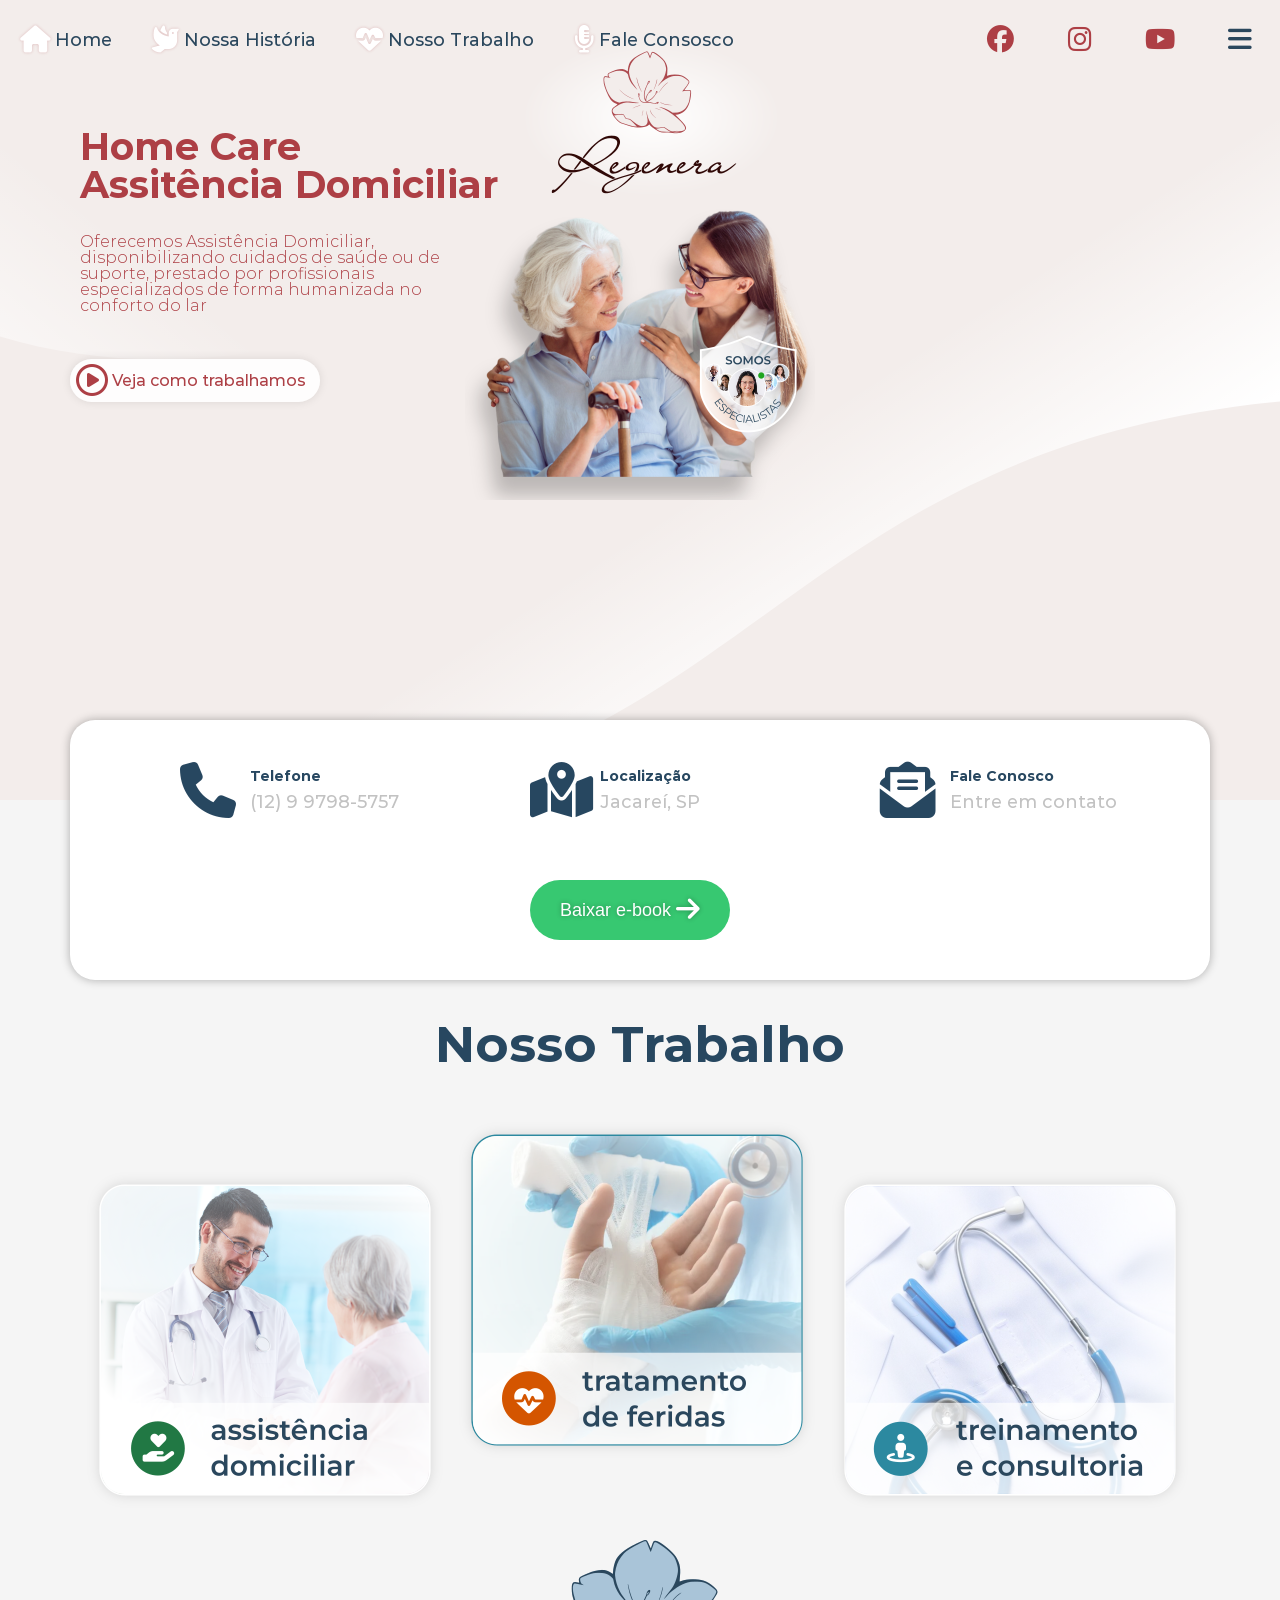
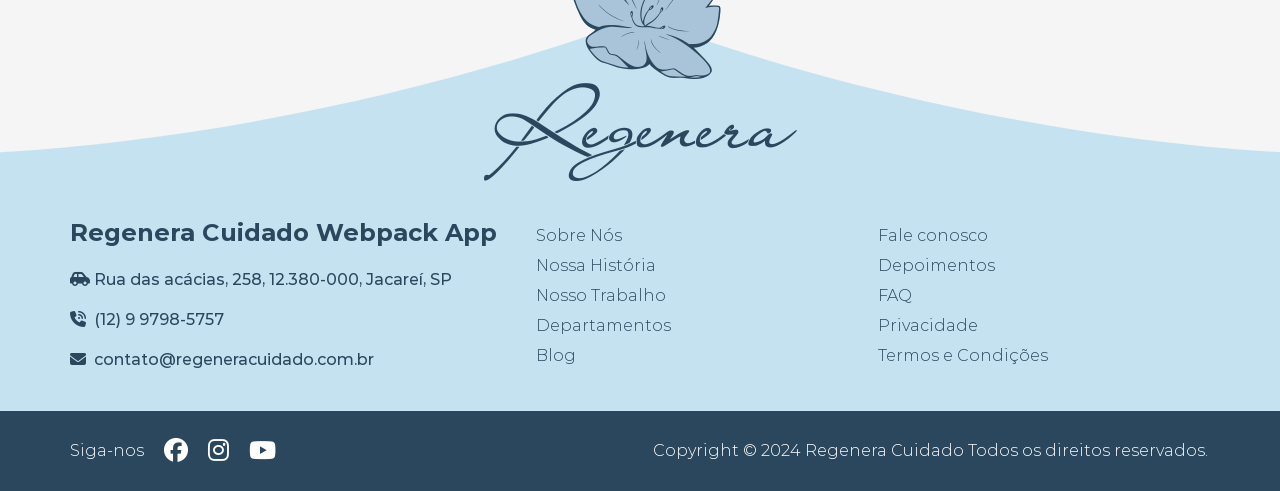
<file: index.html>
<!doctype html><html lang="pt-br"><head><meta charset="UTF-8"><meta http-equiv="X-UA-Compatible" content="IE=edge"><meta name="viewport" content="width=device-width,initial-scale=1"><meta name="description" content="xxxxx xxx"><meta name="keywords" content="aaa, bbb"><meta itemprop="name" content="Regenera Cuidado"><meta itemprop="description" content="xxxxx xxx"><meta itemprop="image" content="img/profile.png"><title>Regenera Cuidado</title><link rel="shortcut icon" href="img/apple-touch.png"><script defer="defer" src="app.js"></script><link href="app.css" rel="stylesheet"></head><body class="homecare"><header class="homecare"><picture><source srcset="img/header-iphone.png" media="(max-width: 575px)"/><source srcset="img/header-ipad.png" media="(max-width: 767px)"/><source srcset="img/header-laptop.png" media="(max-width: 1200px)"/><img src="img/header-desktop.png" alt=""/></picture><div class="holder"><section class="wrap"><h1>Home Care<br>Assitência Domiciliar</h1><h2>Oferecemos Assistência Domiciliar, disponibilizando cuidados de saúde ou de suporte, prestado por profissionais especializados de forma humanizada no conforto do lar</h2><button type="button"><i class="fa-regular fa-circle-play fa-2xl"></i> Veja como trabalhamos</button></section></div></header><nav class="navigation-bar"><ul><li><a href="index.html"><i class="fa-solid fa-house fa-xl"></i> <span>Home</span></a></li><li><a href="nossa-historia.html"><i class="fa-solid fa-dove fa-xl"></i> <span>Nossa História</span></a></li><li><a href="nosso-trabalho.html"><i class="fa-solid fa-heart-pulse fa-xl"></i> <span>Nosso Trabalho</span></a></li><li><a href="faleconosco.html"><i class="fa-solid fa-microphone-lines fa-xl"></i> <span>Fale Consosco</span></a></li></ul><ul><li><a href="#"><i class="fa-brands fa-facebook fa-xl"></i> <span>Facebook</span></a></li><li><a href="@regenera.cuidado"><i class="fa-brands fa-instagram fa-xl"></i> <span>Instagram</span></a></li><li><a href="#"><i class="fa-brands fa-youtube fa-xl"></i> <span>Youtube</span></a></li><li class="mobile-button"><a href="javascript:void()"><i class="fa-solid fa-bars fa-xl"></i> <span>Mobile Button</span></a></li></ul></nav><div class="holder action-bar"><section class="wrap box-quad-static"><div class="to-contact"><i class="fa-solid fa-phone"></i><div><h3>Telefone</h3><p>(12) 9 9798-5757</p></div></div><div class="to-contact"><i class="fa-solid fa-map-location-dot"></i><div><h3>Localização</h3><p>Jacareí, SP</p></div></div><div class="to-contact"><i class="fa-solid fa-envelope-open-text"></i><div><h3>Fale Conosco</h3><p>Entre em contato</p></div></div><div><button type="button">Baixar e-book <i class="fa-solid fa-arrow-right fa-xl"></i></button></div></section></div><h2 class="departments">Nosso Trabalho</h2><div class="holder departments"><section class="wrap box-triple-static"><div><img src="img/department-homecare.png"></div><div><img src="img/department-wounds.png"></div><div><img src="img/department-consultancy.png"></div></section></div><footer class="holder content"><section class="wrap"><div><img src="img/logo-footer.png"><div class="column-one"><h2>Regenera Cuidado Webpack App</h2><p class="address"><i class="fa-solid fa-car-side"></i> <span>Rua das acácias, 258, </span><span class="new-line">12.380-000, Jacareí, SP</span></p><p class="phone"><i class="fa-solid fa-phone-volume"></i> <span>(12) 9 9798-5757</span></p><p class="email"><i class="fa-solid fa-envelope"></i> <span>contato@regeneracuidado.com.br</span></p></div><div class="column-two"><a href="#">Sobre Nós</a> <a href="#">Nossa História</a> <a href="#">Nosso Trabalho</a> <a href="#">Departamentos</a> <a href="#">Blog</a></div><div class="column-three"><a href="#">Fale conosco</a> <a href="#">Depoimentos</a> <a href="#">FAQ</a> <a href="#">Privacidade</a> <a href="#">Termos e Condições</a></div></div></section></footer><footer class="holder bottom"><section class="wrap box-double"><div class="social"><span>Siga-nos</span> <a href="#"><i class="fa-brands fa-facebook fa-xl"></i> <span>Facebook</span> </a><a href="@regenera.cuidado"><i class="fa-brands fa-instagram fa-xl"></i> <span>Instagram</span> </a><a href="#"><i class="fa-brands fa-youtube fa-xl"></i> <span>Youtube</span></a></div><div class="copy">Copyright &copy; 2024 Regenera Cuidado <span>Todos os direitos reservados.</span></div></section></footer><nav class="mobile-menu"><ul><li class="mobile-button"><i class="fa-solid fa-times fa-xl"></i></li><li><a href="index.html"><i class="fa-solid fa-house fa-xl"></i> <span>Home</span></a></li><li><a href="nossa-historia.html"><i class="fa-solid fa-dove fa-xl"></i> <span>Nossa História</span></a></li><li><a href="nosso-trabalho.html"><i class="fa-solid fa-heart-pulse fa-xl"></i> <span>Nosso Trabalho</span></a></li><li><a href="departamentos.html"><i class="fa-solid fa-house-medical fa-xl"></i> <span>Departamentos</span></a></li><li><a href="faq.html"><i class="fa-solid fa-circle-info fa-xl"></i> <span>Perguntas Frequentes</span></a></li><li><a href="depoimentos.html"><i class="fa-solid fa-face-smile-beam fa-xl"></i> <span>Depoimentos</span></a></li><li><a href="faleconosco.html"><i class="fa-solid fa-microphone-lines fa-xl"></i> <span>Fale Consosco</span></a></li></ul></nav></body></html>
</file>
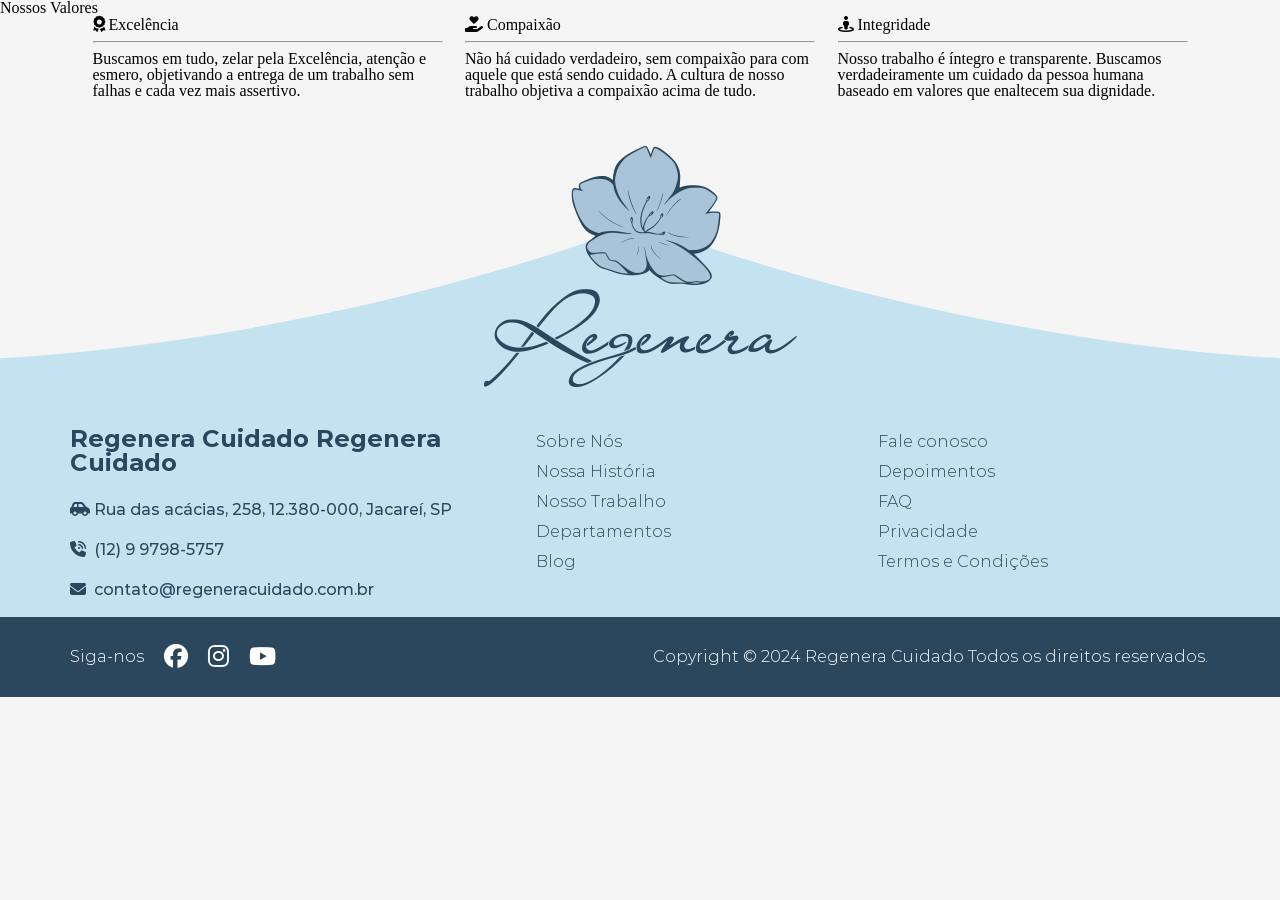
<file: consultancy.html>
<!doctype html><html lang="pt-br"><head><meta charset="UTF-8"><meta http-equiv="X-UA-Compatible" content="IE=edge"><meta name="viewport" content="width=device-width,initial-scale=1"><meta name="description" content="xxxxx xxx"><meta name="keywords" content="aaa, bbb"><meta itemprop="name" content="Regenera Cuidado"><meta itemprop="description" content="xxxxx xxx"><title>Nossa História | Regenera Cuidado></title><script defer="defer" src="app.js"></script><link href="app.css" rel="stylesheet"></head><body class="consultancy"><h2 class="our-values">Nossos Valores</h2><div class="holder our-values"><section class="wrap box-triple-static"><div><h2><i class="fa-solid fa-award"></i> Excelência</h2><hr><p>Buscamos em tudo, zelar pela Excelência, atenção e esmero, objetivando a entrega de um trabalho sem falhas e cada vez mais assertivo.</p></div><div><h2><i class="fa-solid fa-hand-holding-heart"></i> Compaixão</h2><hr><p>Não há cuidado verdadeiro, sem compaixão para com aquele que está sendo cuidado. A cultura de nosso trabalho objetiva a compaixão acima de tudo.</p></div><div><h2><i class="fa-solid fa-street-view"></i> Integridade</h2><hr><p>Nosso trabalho é íntegro e transparente. Buscamos verdadeiramente um cuidado da pessoa humana baseado em valores que enaltecem sua dignidade.</p></div></section></div><footer class="holder content"><section class="wrap"><div><img src="img/logo-footer.png"><div class="column-one"><h2>Regenera Cuidado Regenera Cuidado</h2><p class="address"><i class="fa-solid fa-car-side"></i> <span>Rua das acácias, 258, </span><span class="new-line">12.380-000, Jacareí, SP</span></p><p class="phone"><i class="fa-solid fa-phone-volume"></i> <span>(12) 9 9798-5757</span></p><p class="email"><i class="fa-solid fa-envelope"></i> <span>contato@regeneracuidado.com.br</span></p></div><div class="column-two"><a href="#">Sobre Nós</a> <a href="#">Nossa História</a> <a href="#">Nosso Trabalho</a> <a href="#">Departamentos</a> <a href="#">Blog</a></div><div class="column-three"><a href="#">Fale conosco</a> <a href="#">Depoimentos</a> <a href="#">FAQ</a> <a href="#">Privacidade</a> <a href="#">Termos e Condições</a></div></div></section></footer><footer class="holder bottom"><section class="wrap box-double"><div class="social"><span>Siga-nos</span> <a href="#"><i class="fa-brands fa-facebook fa-xl"></i> <span>Facebook</span> </a><a href="@regenera.cuidado"><i class="fa-brands fa-instagram fa-xl"></i> <span>Instagram</span> </a><a href="#"><i class="fa-brands fa-youtube fa-xl"></i> <span>Youtube</span></a></div><div class="copy">Copyright &copy; 2024 Regenera Cuidado <span>Todos os direitos reservados.</span></div></section></footer></body></html>
</file>
<file: app.css>
@font-face{font-family:"Montserrat";src:url(fonts/montserrat-latin-300-normal.woff) format("woff");font-weight:300}@font-face{font-family:"Montserrat";src:url(fonts/montserrat-latin-500-normal.woff) format("woff");font-weight:500}@font-face{font-family:"Montserrat";src:url(fonts/montserrat-latin-700-normal.woff) format("woff");font-weight:700}/*!
 * Font Awesome Free 6.5.1 by @fontawesome - https://fontawesome.com
 * License - https://fontawesome.com/license/free (Icons: CC BY 4.0, Fonts: SIL OFL 1.1, Code: MIT License)
 * Copyright 2023 Fonticons, Inc.
 */.fa{font-family:var(--fa-style-family, "Font Awesome 6 Free");font-weight:var(--fa-style, 900)}.fa,.fa-classic,.fa-sharp,.fas,.fa-solid,.far,.fa-regular,.fab,.fa-brands{-moz-osx-font-smoothing:grayscale;-webkit-font-smoothing:antialiased;display:var(--fa-display, inline-block);font-style:normal;font-variant:normal;line-height:1;text-rendering:auto}.fas,.fa-classic,.fa-solid,.far,.fa-regular{font-family:"Font Awesome 6 Free"}.fab,.fa-brands{font-family:"Font Awesome 6 Brands"}.fa-1x{font-size:1em}.fa-2x{font-size:2em}.fa-3x{font-size:3em}.fa-4x{font-size:4em}.fa-5x{font-size:5em}.fa-6x{font-size:6em}.fa-7x{font-size:7em}.fa-8x{font-size:8em}.fa-9x{font-size:9em}.fa-10x{font-size:10em}.fa-2xs{font-size:.625em;line-height:.1em;vertical-align:.225em}.fa-xs{font-size:.75em;line-height:.0833333337em;vertical-align:.125em}.fa-sm{font-size:.875em;line-height:.0714285718em;vertical-align:.0535714295em}.fa-lg{font-size:1.25em;line-height:.05em;vertical-align:-0.075em}.fa-xl{font-size:1.5em;line-height:.0416666682em;vertical-align:-0.125em}.fa-2xl{font-size:2em;line-height:.03125em;vertical-align:-0.1875em}.fa-fw{text-align:center;width:1.25em}.fa-ul{list-style-type:none;margin-left:var(--fa-li-margin, 2.5em);padding-left:0}.fa-ul>li{position:relative}.fa-li{left:calc(var(--fa-li-width, 2em) * -1);position:absolute;text-align:center;width:var(--fa-li-width, 2em);line-height:inherit}.fa-border{border-color:var(--fa-border-color, #eee);border-radius:var(--fa-border-radius, 0.1em);border-style:var(--fa-border-style, solid);border-width:var(--fa-border-width, 0.08em);padding:var(--fa-border-padding, 0.2em 0.25em 0.15em)}.fa-pull-left{float:left;margin-right:var(--fa-pull-margin, 0.3em)}.fa-pull-right{float:right;margin-left:var(--fa-pull-margin, 0.3em)}.fa-beat{animation-name:fa-beat;animation-delay:var(--fa-animation-delay, 0s);animation-direction:var(--fa-animation-direction, normal);animation-duration:var(--fa-animation-duration, 1s);animation-iteration-count:var(--fa-animation-iteration-count, infinite);animation-timing-function:var(--fa-animation-timing, ease-in-out)}.fa-bounce{animation-name:fa-bounce;animation-delay:var(--fa-animation-delay, 0s);animation-direction:var(--fa-animation-direction, normal);animation-duration:var(--fa-animation-duration, 1s);animation-iteration-count:var(--fa-animation-iteration-count, infinite);animation-timing-function:var(--fa-animation-timing, cubic-bezier(0.28, 0.84, 0.42, 1))}.fa-fade{animation-name:fa-fade;animation-delay:var(--fa-animation-delay, 0s);animation-direction:var(--fa-animation-direction, normal);animation-duration:var(--fa-animation-duration, 1s);animation-iteration-count:var(--fa-animation-iteration-count, infinite);animation-timing-function:var(--fa-animation-timing, cubic-bezier(0.4, 0, 0.6, 1))}.fa-beat-fade{animation-name:fa-beat-fade;animation-delay:var(--fa-animation-delay, 0s);animation-direction:var(--fa-animation-direction, normal);animation-duration:var(--fa-animation-duration, 1s);animation-iteration-count:var(--fa-animation-iteration-count, infinite);animation-timing-function:var(--fa-animation-timing, cubic-bezier(0.4, 0, 0.6, 1))}.fa-flip{animation-name:fa-flip;animation-delay:var(--fa-animation-delay, 0s);animation-direction:var(--fa-animation-direction, normal);animation-duration:var(--fa-animation-duration, 1s);animation-iteration-count:var(--fa-animation-iteration-count, infinite);animation-timing-function:var(--fa-animation-timing, ease-in-out)}.fa-shake{animation-name:fa-shake;animation-delay:var(--fa-animation-delay, 0s);animation-direction:var(--fa-animation-direction, normal);animation-duration:var(--fa-animation-duration, 1s);animation-iteration-count:var(--fa-animation-iteration-count, infinite);animation-timing-function:var(--fa-animation-timing, linear)}.fa-spin{animation-name:fa-spin;animation-delay:var(--fa-animation-delay, 0s);animation-direction:var(--fa-animation-direction, normal);animation-duration:var(--fa-animation-duration, 2s);animation-iteration-count:var(--fa-animation-iteration-count, infinite);animation-timing-function:var(--fa-animation-timing, linear)}.fa-spin-reverse{--fa-animation-direction: reverse}.fa-pulse,.fa-spin-pulse{animation-name:fa-spin;animation-direction:var(--fa-animation-direction, normal);animation-duration:var(--fa-animation-duration, 1s);animation-iteration-count:var(--fa-animation-iteration-count, infinite);animation-timing-function:var(--fa-animation-timing, steps(8))}@media(prefers-reduced-motion: reduce){.fa-beat,.fa-bounce,.fa-fade,.fa-beat-fade,.fa-flip,.fa-pulse,.fa-shake,.fa-spin,.fa-spin-pulse{animation-delay:-1ms;animation-duration:1ms;animation-iteration-count:1;transition-delay:0s;transition-duration:0s}}@keyframes fa-beat{0%,90%{transform:scale(1)}45%{transform:scale(var(--fa-beat-scale, 1.25))}}@keyframes fa-bounce{0%{transform:scale(1, 1) translateY(0)}10%{transform:scale(var(--fa-bounce-start-scale-x, 1.1), var(--fa-bounce-start-scale-y, 0.9)) translateY(0)}30%{transform:scale(var(--fa-bounce-jump-scale-x, 0.9), var(--fa-bounce-jump-scale-y, 1.1)) translateY(var(--fa-bounce-height, -0.5em))}50%{transform:scale(var(--fa-bounce-land-scale-x, 1.05), var(--fa-bounce-land-scale-y, 0.95)) translateY(0)}57%{transform:scale(1, 1) translateY(var(--fa-bounce-rebound, -0.125em))}64%{transform:scale(1, 1) translateY(0)}100%{transform:scale(1, 1) translateY(0)}}@keyframes fa-fade{50%{opacity:var(--fa-fade-opacity, 0.4)}}@keyframes fa-beat-fade{0%,100%{opacity:var(--fa-beat-fade-opacity, 0.4);transform:scale(1)}50%{opacity:1;transform:scale(var(--fa-beat-fade-scale, 1.125))}}@keyframes fa-flip{50%{transform:rotate3d(var(--fa-flip-x, 0), var(--fa-flip-y, 1), var(--fa-flip-z, 0), var(--fa-flip-angle, -180deg))}}@keyframes fa-shake{0%{transform:rotate(-15deg)}4%{transform:rotate(15deg)}8%,24%{transform:rotate(-18deg)}12%,28%{transform:rotate(18deg)}16%{transform:rotate(-22deg)}20%{transform:rotate(22deg)}32%{transform:rotate(-12deg)}36%{transform:rotate(12deg)}40%,100%{transform:rotate(0deg)}}@keyframes fa-spin{0%{transform:rotate(0deg)}100%{transform:rotate(360deg)}}.fa-rotate-90{transform:rotate(90deg)}.fa-rotate-180{transform:rotate(180deg)}.fa-rotate-270{transform:rotate(270deg)}.fa-flip-horizontal{transform:scale(-1, 1)}.fa-flip-vertical{transform:scale(1, -1)}.fa-flip-both,.fa-flip-horizontal.fa-flip-vertical{transform:scale(-1, -1)}.fa-rotate-by{transform:rotate(var(--fa-rotate-angle, none))}.fa-stack{display:inline-block;height:2em;line-height:2em;position:relative;vertical-align:middle;width:2.5em}.fa-stack-1x,.fa-stack-2x{left:0;position:absolute;text-align:center;width:100%;z-index:var(--fa-stack-z-index, auto)}.fa-stack-1x{line-height:inherit}.fa-stack-2x{font-size:2em}.fa-inverse{color:var(--fa-inverse, #fff)}.fa-0::before{content:"\30 "}.fa-1::before{content:"\31 "}.fa-2::before{content:"\32 "}.fa-3::before{content:"\33 "}.fa-4::before{content:"\34 "}.fa-5::before{content:"\35 "}.fa-6::before{content:"\36 "}.fa-7::before{content:"\37 "}.fa-8::before{content:"\38 "}.fa-9::before{content:"\39 "}.fa-fill-drip::before{content:""}.fa-arrows-to-circle::before{content:""}.fa-circle-chevron-right::before{content:""}.fa-chevron-circle-right::before{content:""}.fa-at::before{content:"\@"}.fa-trash-can::before{content:""}.fa-trash-alt::before{content:""}.fa-text-height::before{content:""}.fa-user-xmark::before{content:""}.fa-user-times::before{content:""}.fa-stethoscope::before{content:""}.fa-message::before{content:""}.fa-comment-alt::before{content:""}.fa-info::before{content:""}.fa-down-left-and-up-right-to-center::before{content:""}.fa-compress-alt::before{content:""}.fa-explosion::before{content:""}.fa-file-lines::before{content:""}.fa-file-alt::before{content:""}.fa-file-text::before{content:""}.fa-wave-square::before{content:""}.fa-ring::before{content:""}.fa-building-un::before{content:""}.fa-dice-three::before{content:""}.fa-calendar-days::before{content:""}.fa-calendar-alt::before{content:""}.fa-anchor-circle-check::before{content:""}.fa-building-circle-arrow-right::before{content:""}.fa-volleyball::before{content:""}.fa-volleyball-ball::before{content:""}.fa-arrows-up-to-line::before{content:""}.fa-sort-down::before{content:""}.fa-sort-desc::before{content:""}.fa-circle-minus::before{content:""}.fa-minus-circle::before{content:""}.fa-door-open::before{content:""}.fa-right-from-bracket::before{content:""}.fa-sign-out-alt::before{content:""}.fa-atom::before{content:""}.fa-soap::before{content:""}.fa-icons::before{content:""}.fa-heart-music-camera-bolt::before{content:""}.fa-microphone-lines-slash::before{content:""}.fa-microphone-alt-slash::before{content:""}.fa-bridge-circle-check::before{content:""}.fa-pump-medical::before{content:""}.fa-fingerprint::before{content:""}.fa-hand-point-right::before{content:""}.fa-magnifying-glass-location::before{content:""}.fa-search-location::before{content:""}.fa-forward-step::before{content:""}.fa-step-forward::before{content:""}.fa-face-smile-beam::before{content:""}.fa-smile-beam::before{content:""}.fa-flag-checkered::before{content:""}.fa-football::before{content:""}.fa-football-ball::before{content:""}.fa-school-circle-exclamation::before{content:""}.fa-crop::before{content:""}.fa-angles-down::before{content:""}.fa-angle-double-down::before{content:""}.fa-users-rectangle::before{content:""}.fa-people-roof::before{content:""}.fa-people-line::before{content:""}.fa-beer-mug-empty::before{content:""}.fa-beer::before{content:""}.fa-diagram-predecessor::before{content:""}.fa-arrow-up-long::before{content:""}.fa-long-arrow-up::before{content:""}.fa-fire-flame-simple::before{content:""}.fa-burn::before{content:""}.fa-person::before{content:""}.fa-male::before{content:""}.fa-laptop::before{content:""}.fa-file-csv::before{content:""}.fa-menorah::before{content:""}.fa-truck-plane::before{content:""}.fa-record-vinyl::before{content:""}.fa-face-grin-stars::before{content:""}.fa-grin-stars::before{content:""}.fa-bong::before{content:""}.fa-spaghetti-monster-flying::before{content:""}.fa-pastafarianism::before{content:""}.fa-arrow-down-up-across-line::before{content:""}.fa-spoon::before{content:""}.fa-utensil-spoon::before{content:""}.fa-jar-wheat::before{content:""}.fa-envelopes-bulk::before{content:""}.fa-mail-bulk::before{content:""}.fa-file-circle-exclamation::before{content:""}.fa-circle-h::before{content:""}.fa-hospital-symbol::before{content:""}.fa-pager::before{content:""}.fa-address-book::before{content:""}.fa-contact-book::before{content:""}.fa-strikethrough::before{content:""}.fa-k::before{content:"K"}.fa-landmark-flag::before{content:""}.fa-pencil::before{content:""}.fa-pencil-alt::before{content:""}.fa-backward::before{content:""}.fa-caret-right::before{content:""}.fa-comments::before{content:""}.fa-paste::before{content:""}.fa-file-clipboard::before{content:""}.fa-code-pull-request::before{content:""}.fa-clipboard-list::before{content:""}.fa-truck-ramp-box::before{content:""}.fa-truck-loading::before{content:""}.fa-user-check::before{content:""}.fa-vial-virus::before{content:""}.fa-sheet-plastic::before{content:""}.fa-blog::before{content:""}.fa-user-ninja::before{content:""}.fa-person-arrow-up-from-line::before{content:""}.fa-scroll-torah::before{content:""}.fa-torah::before{content:""}.fa-broom-ball::before{content:""}.fa-quidditch::before{content:""}.fa-quidditch-broom-ball::before{content:""}.fa-toggle-off::before{content:""}.fa-box-archive::before{content:""}.fa-archive::before{content:""}.fa-person-drowning::before{content:""}.fa-arrow-down-9-1::before{content:""}.fa-sort-numeric-desc::before{content:""}.fa-sort-numeric-down-alt::before{content:""}.fa-face-grin-tongue-squint::before{content:""}.fa-grin-tongue-squint::before{content:""}.fa-spray-can::before{content:""}.fa-truck-monster::before{content:""}.fa-w::before{content:"W"}.fa-earth-africa::before{content:""}.fa-globe-africa::before{content:""}.fa-rainbow::before{content:""}.fa-circle-notch::before{content:""}.fa-tablet-screen-button::before{content:""}.fa-tablet-alt::before{content:""}.fa-paw::before{content:""}.fa-cloud::before{content:""}.fa-trowel-bricks::before{content:""}.fa-face-flushed::before{content:""}.fa-flushed::before{content:""}.fa-hospital-user::before{content:""}.fa-tent-arrow-left-right::before{content:""}.fa-gavel::before{content:""}.fa-legal::before{content:""}.fa-binoculars::before{content:""}.fa-microphone-slash::before{content:""}.fa-box-tissue::before{content:""}.fa-motorcycle::before{content:""}.fa-bell-concierge::before{content:""}.fa-concierge-bell::before{content:""}.fa-pen-ruler::before{content:""}.fa-pencil-ruler::before{content:""}.fa-people-arrows::before{content:""}.fa-people-arrows-left-right::before{content:""}.fa-mars-and-venus-burst::before{content:""}.fa-square-caret-right::before{content:""}.fa-caret-square-right::before{content:""}.fa-scissors::before{content:""}.fa-cut::before{content:""}.fa-sun-plant-wilt::before{content:""}.fa-toilets-portable::before{content:""}.fa-hockey-puck::before{content:""}.fa-table::before{content:""}.fa-magnifying-glass-arrow-right::before{content:""}.fa-tachograph-digital::before{content:""}.fa-digital-tachograph::before{content:""}.fa-users-slash::before{content:""}.fa-clover::before{content:""}.fa-reply::before{content:""}.fa-mail-reply::before{content:""}.fa-star-and-crescent::before{content:""}.fa-house-fire::before{content:""}.fa-square-minus::before{content:""}.fa-minus-square::before{content:""}.fa-helicopter::before{content:""}.fa-compass::before{content:""}.fa-square-caret-down::before{content:""}.fa-caret-square-down::before{content:""}.fa-file-circle-question::before{content:""}.fa-laptop-code::before{content:""}.fa-swatchbook::before{content:""}.fa-prescription-bottle::before{content:""}.fa-bars::before{content:""}.fa-navicon::before{content:""}.fa-people-group::before{content:""}.fa-hourglass-end::before{content:""}.fa-hourglass-3::before{content:""}.fa-heart-crack::before{content:""}.fa-heart-broken::before{content:""}.fa-square-up-right::before{content:""}.fa-external-link-square-alt::before{content:""}.fa-face-kiss-beam::before{content:""}.fa-kiss-beam::before{content:""}.fa-film::before{content:""}.fa-ruler-horizontal::before{content:""}.fa-people-robbery::before{content:""}.fa-lightbulb::before{content:""}.fa-caret-left::before{content:""}.fa-circle-exclamation::before{content:""}.fa-exclamation-circle::before{content:""}.fa-school-circle-xmark::before{content:""}.fa-arrow-right-from-bracket::before{content:""}.fa-sign-out::before{content:""}.fa-circle-chevron-down::before{content:""}.fa-chevron-circle-down::before{content:""}.fa-unlock-keyhole::before{content:""}.fa-unlock-alt::before{content:""}.fa-cloud-showers-heavy::before{content:""}.fa-headphones-simple::before{content:""}.fa-headphones-alt::before{content:""}.fa-sitemap::before{content:""}.fa-circle-dollar-to-slot::before{content:""}.fa-donate::before{content:""}.fa-memory::before{content:""}.fa-road-spikes::before{content:""}.fa-fire-burner::before{content:""}.fa-flag::before{content:""}.fa-hanukiah::before{content:""}.fa-feather::before{content:""}.fa-volume-low::before{content:""}.fa-volume-down::before{content:""}.fa-comment-slash::before{content:""}.fa-cloud-sun-rain::before{content:""}.fa-compress::before{content:""}.fa-wheat-awn::before{content:""}.fa-wheat-alt::before{content:""}.fa-ankh::before{content:""}.fa-hands-holding-child::before{content:""}.fa-asterisk::before{content:"\*"}.fa-square-check::before{content:""}.fa-check-square::before{content:""}.fa-peseta-sign::before{content:""}.fa-heading::before{content:""}.fa-header::before{content:""}.fa-ghost::before{content:""}.fa-list::before{content:""}.fa-list-squares::before{content:""}.fa-square-phone-flip::before{content:""}.fa-phone-square-alt::before{content:""}.fa-cart-plus::before{content:""}.fa-gamepad::before{content:""}.fa-circle-dot::before{content:""}.fa-dot-circle::before{content:""}.fa-face-dizzy::before{content:""}.fa-dizzy::before{content:""}.fa-egg::before{content:""}.fa-house-medical-circle-xmark::before{content:""}.fa-campground::before{content:""}.fa-folder-plus::before{content:""}.fa-futbol::before{content:""}.fa-futbol-ball::before{content:""}.fa-soccer-ball::before{content:""}.fa-paintbrush::before{content:""}.fa-paint-brush::before{content:""}.fa-lock::before{content:""}.fa-gas-pump::before{content:""}.fa-hot-tub-person::before{content:""}.fa-hot-tub::before{content:""}.fa-map-location::before{content:""}.fa-map-marked::before{content:""}.fa-house-flood-water::before{content:""}.fa-tree::before{content:""}.fa-bridge-lock::before{content:""}.fa-sack-dollar::before{content:""}.fa-pen-to-square::before{content:""}.fa-edit::before{content:""}.fa-car-side::before{content:""}.fa-share-nodes::before{content:""}.fa-share-alt::before{content:""}.fa-heart-circle-minus::before{content:""}.fa-hourglass-half::before{content:""}.fa-hourglass-2::before{content:""}.fa-microscope::before{content:""}.fa-sink::before{content:""}.fa-bag-shopping::before{content:""}.fa-shopping-bag::before{content:""}.fa-arrow-down-z-a::before{content:""}.fa-sort-alpha-desc::before{content:""}.fa-sort-alpha-down-alt::before{content:""}.fa-mitten::before{content:""}.fa-person-rays::before{content:""}.fa-users::before{content:""}.fa-eye-slash::before{content:""}.fa-flask-vial::before{content:""}.fa-hand::before{content:""}.fa-hand-paper::before{content:""}.fa-om::before{content:""}.fa-worm::before{content:""}.fa-house-circle-xmark::before{content:""}.fa-plug::before{content:""}.fa-chevron-up::before{content:""}.fa-hand-spock::before{content:""}.fa-stopwatch::before{content:""}.fa-face-kiss::before{content:""}.fa-kiss::before{content:""}.fa-bridge-circle-xmark::before{content:""}.fa-face-grin-tongue::before{content:""}.fa-grin-tongue::before{content:""}.fa-chess-bishop::before{content:""}.fa-face-grin-wink::before{content:""}.fa-grin-wink::before{content:""}.fa-ear-deaf::before{content:""}.fa-deaf::before{content:""}.fa-deafness::before{content:""}.fa-hard-of-hearing::before{content:""}.fa-road-circle-check::before{content:""}.fa-dice-five::before{content:""}.fa-square-rss::before{content:""}.fa-rss-square::before{content:""}.fa-land-mine-on::before{content:""}.fa-i-cursor::before{content:""}.fa-stamp::before{content:""}.fa-stairs::before{content:""}.fa-i::before{content:"I"}.fa-hryvnia-sign::before{content:""}.fa-hryvnia::before{content:""}.fa-pills::before{content:""}.fa-face-grin-wide::before{content:""}.fa-grin-alt::before{content:""}.fa-tooth::before{content:""}.fa-v::before{content:"V"}.fa-bangladeshi-taka-sign::before{content:""}.fa-bicycle::before{content:""}.fa-staff-snake::before{content:""}.fa-rod-asclepius::before{content:""}.fa-rod-snake::before{content:""}.fa-staff-aesculapius::before{content:""}.fa-head-side-cough-slash::before{content:""}.fa-truck-medical::before{content:""}.fa-ambulance::before{content:""}.fa-wheat-awn-circle-exclamation::before{content:""}.fa-snowman::before{content:""}.fa-mortar-pestle::before{content:""}.fa-road-barrier::before{content:""}.fa-school::before{content:""}.fa-igloo::before{content:""}.fa-joint::before{content:""}.fa-angle-right::before{content:""}.fa-horse::before{content:""}.fa-q::before{content:"Q"}.fa-g::before{content:"G"}.fa-notes-medical::before{content:""}.fa-temperature-half::before{content:""}.fa-temperature-2::before{content:""}.fa-thermometer-2::before{content:""}.fa-thermometer-half::before{content:""}.fa-dong-sign::before{content:""}.fa-capsules::before{content:""}.fa-poo-storm::before{content:""}.fa-poo-bolt::before{content:""}.fa-face-frown-open::before{content:""}.fa-frown-open::before{content:""}.fa-hand-point-up::before{content:""}.fa-money-bill::before{content:""}.fa-bookmark::before{content:""}.fa-align-justify::before{content:""}.fa-umbrella-beach::before{content:""}.fa-helmet-un::before{content:""}.fa-bullseye::before{content:""}.fa-bacon::before{content:""}.fa-hand-point-down::before{content:""}.fa-arrow-up-from-bracket::before{content:""}.fa-folder::before{content:""}.fa-folder-blank::before{content:""}.fa-file-waveform::before{content:""}.fa-file-medical-alt::before{content:""}.fa-radiation::before{content:""}.fa-chart-simple::before{content:""}.fa-mars-stroke::before{content:""}.fa-vial::before{content:""}.fa-gauge::before{content:""}.fa-dashboard::before{content:""}.fa-gauge-med::before{content:""}.fa-tachometer-alt-average::before{content:""}.fa-wand-magic-sparkles::before{content:""}.fa-magic-wand-sparkles::before{content:""}.fa-e::before{content:"E"}.fa-pen-clip::before{content:""}.fa-pen-alt::before{content:""}.fa-bridge-circle-exclamation::before{content:""}.fa-user::before{content:""}.fa-school-circle-check::before{content:""}.fa-dumpster::before{content:""}.fa-van-shuttle::before{content:""}.fa-shuttle-van::before{content:""}.fa-building-user::before{content:""}.fa-square-caret-left::before{content:""}.fa-caret-square-left::before{content:""}.fa-highlighter::before{content:""}.fa-key::before{content:""}.fa-bullhorn::before{content:""}.fa-globe::before{content:""}.fa-synagogue::before{content:""}.fa-person-half-dress::before{content:""}.fa-road-bridge::before{content:""}.fa-location-arrow::before{content:""}.fa-c::before{content:"C"}.fa-tablet-button::before{content:""}.fa-building-lock::before{content:""}.fa-pizza-slice::before{content:""}.fa-money-bill-wave::before{content:""}.fa-chart-area::before{content:""}.fa-area-chart::before{content:""}.fa-house-flag::before{content:""}.fa-person-circle-minus::before{content:""}.fa-ban::before{content:""}.fa-cancel::before{content:""}.fa-camera-rotate::before{content:""}.fa-spray-can-sparkles::before{content:""}.fa-air-freshener::before{content:""}.fa-star::before{content:""}.fa-repeat::before{content:""}.fa-cross::before{content:""}.fa-box::before{content:""}.fa-venus-mars::before{content:""}.fa-arrow-pointer::before{content:""}.fa-mouse-pointer::before{content:""}.fa-maximize::before{content:""}.fa-expand-arrows-alt::before{content:""}.fa-charging-station::before{content:""}.fa-shapes::before{content:""}.fa-triangle-circle-square::before{content:""}.fa-shuffle::before{content:""}.fa-random::before{content:""}.fa-person-running::before{content:""}.fa-running::before{content:""}.fa-mobile-retro::before{content:""}.fa-grip-lines-vertical::before{content:""}.fa-spider::before{content:""}.fa-hands-bound::before{content:""}.fa-file-invoice-dollar::before{content:""}.fa-plane-circle-exclamation::before{content:""}.fa-x-ray::before{content:""}.fa-spell-check::before{content:""}.fa-slash::before{content:""}.fa-computer-mouse::before{content:""}.fa-mouse::before{content:""}.fa-arrow-right-to-bracket::before{content:""}.fa-sign-in::before{content:""}.fa-shop-slash::before{content:""}.fa-store-alt-slash::before{content:""}.fa-server::before{content:""}.fa-virus-covid-slash::before{content:""}.fa-shop-lock::before{content:""}.fa-hourglass-start::before{content:""}.fa-hourglass-1::before{content:""}.fa-blender-phone::before{content:""}.fa-building-wheat::before{content:""}.fa-person-breastfeeding::before{content:""}.fa-right-to-bracket::before{content:""}.fa-sign-in-alt::before{content:""}.fa-venus::before{content:""}.fa-passport::before{content:""}.fa-heart-pulse::before{content:""}.fa-heartbeat::before{content:""}.fa-people-carry-box::before{content:""}.fa-people-carry::before{content:""}.fa-temperature-high::before{content:""}.fa-microchip::before{content:""}.fa-crown::before{content:""}.fa-weight-hanging::before{content:""}.fa-xmarks-lines::before{content:""}.fa-file-prescription::before{content:""}.fa-weight-scale::before{content:""}.fa-weight::before{content:""}.fa-user-group::before{content:""}.fa-user-friends::before{content:""}.fa-arrow-up-a-z::before{content:""}.fa-sort-alpha-up::before{content:""}.fa-chess-knight::before{content:""}.fa-face-laugh-squint::before{content:""}.fa-laugh-squint::before{content:""}.fa-wheelchair::before{content:""}.fa-circle-arrow-up::before{content:""}.fa-arrow-circle-up::before{content:""}.fa-toggle-on::before{content:""}.fa-person-walking::before{content:""}.fa-walking::before{content:""}.fa-l::before{content:"L"}.fa-fire::before{content:""}.fa-bed-pulse::before{content:""}.fa-procedures::before{content:""}.fa-shuttle-space::before{content:""}.fa-space-shuttle::before{content:""}.fa-face-laugh::before{content:""}.fa-laugh::before{content:""}.fa-folder-open::before{content:""}.fa-heart-circle-plus::before{content:""}.fa-code-fork::before{content:""}.fa-city::before{content:""}.fa-microphone-lines::before{content:""}.fa-microphone-alt::before{content:""}.fa-pepper-hot::before{content:""}.fa-unlock::before{content:""}.fa-colon-sign::before{content:""}.fa-headset::before{content:""}.fa-store-slash::before{content:""}.fa-road-circle-xmark::before{content:""}.fa-user-minus::before{content:""}.fa-mars-stroke-up::before{content:""}.fa-mars-stroke-v::before{content:""}.fa-champagne-glasses::before{content:""}.fa-glass-cheers::before{content:""}.fa-clipboard::before{content:""}.fa-house-circle-exclamation::before{content:""}.fa-file-arrow-up::before{content:""}.fa-file-upload::before{content:""}.fa-wifi::before{content:""}.fa-wifi-3::before{content:""}.fa-wifi-strong::before{content:""}.fa-bath::before{content:""}.fa-bathtub::before{content:""}.fa-underline::before{content:""}.fa-user-pen::before{content:""}.fa-user-edit::before{content:""}.fa-signature::before{content:""}.fa-stroopwafel::before{content:""}.fa-bold::before{content:""}.fa-anchor-lock::before{content:""}.fa-building-ngo::before{content:""}.fa-manat-sign::before{content:""}.fa-not-equal::before{content:""}.fa-border-top-left::before{content:""}.fa-border-style::before{content:""}.fa-map-location-dot::before{content:""}.fa-map-marked-alt::before{content:""}.fa-jedi::before{content:""}.fa-square-poll-vertical::before{content:""}.fa-poll::before{content:""}.fa-mug-hot::before{content:""}.fa-car-battery::before{content:""}.fa-battery-car::before{content:""}.fa-gift::before{content:""}.fa-dice-two::before{content:""}.fa-chess-queen::before{content:""}.fa-glasses::before{content:""}.fa-chess-board::before{content:""}.fa-building-circle-check::before{content:""}.fa-person-chalkboard::before{content:""}.fa-mars-stroke-right::before{content:""}.fa-mars-stroke-h::before{content:""}.fa-hand-back-fist::before{content:""}.fa-hand-rock::before{content:""}.fa-square-caret-up::before{content:""}.fa-caret-square-up::before{content:""}.fa-cloud-showers-water::before{content:""}.fa-chart-bar::before{content:""}.fa-bar-chart::before{content:""}.fa-hands-bubbles::before{content:""}.fa-hands-wash::before{content:""}.fa-less-than-equal::before{content:""}.fa-train::before{content:""}.fa-eye-low-vision::before{content:""}.fa-low-vision::before{content:""}.fa-crow::before{content:""}.fa-sailboat::before{content:""}.fa-window-restore::before{content:""}.fa-square-plus::before{content:""}.fa-plus-square::before{content:""}.fa-torii-gate::before{content:""}.fa-frog::before{content:""}.fa-bucket::before{content:""}.fa-image::before{content:""}.fa-microphone::before{content:""}.fa-cow::before{content:""}.fa-caret-up::before{content:""}.fa-screwdriver::before{content:""}.fa-folder-closed::before{content:""}.fa-house-tsunami::before{content:""}.fa-square-nfi::before{content:""}.fa-arrow-up-from-ground-water::before{content:""}.fa-martini-glass::before{content:""}.fa-glass-martini-alt::before{content:""}.fa-rotate-left::before{content:""}.fa-rotate-back::before{content:""}.fa-rotate-backward::before{content:""}.fa-undo-alt::before{content:""}.fa-table-columns::before{content:""}.fa-columns::before{content:""}.fa-lemon::before{content:""}.fa-head-side-mask::before{content:""}.fa-handshake::before{content:""}.fa-gem::before{content:""}.fa-dolly::before{content:""}.fa-dolly-box::before{content:""}.fa-smoking::before{content:""}.fa-minimize::before{content:""}.fa-compress-arrows-alt::before{content:""}.fa-monument::before{content:""}.fa-snowplow::before{content:""}.fa-angles-right::before{content:""}.fa-angle-double-right::before{content:""}.fa-cannabis::before{content:""}.fa-circle-play::before{content:""}.fa-play-circle::before{content:""}.fa-tablets::before{content:""}.fa-ethernet::before{content:""}.fa-euro-sign::before{content:""}.fa-eur::before{content:""}.fa-euro::before{content:""}.fa-chair::before{content:""}.fa-circle-check::before{content:""}.fa-check-circle::before{content:""}.fa-circle-stop::before{content:""}.fa-stop-circle::before{content:""}.fa-compass-drafting::before{content:""}.fa-drafting-compass::before{content:""}.fa-plate-wheat::before{content:""}.fa-icicles::before{content:""}.fa-person-shelter::before{content:""}.fa-neuter::before{content:""}.fa-id-badge::before{content:""}.fa-marker::before{content:""}.fa-face-laugh-beam::before{content:""}.fa-laugh-beam::before{content:""}.fa-helicopter-symbol::before{content:""}.fa-universal-access::before{content:""}.fa-circle-chevron-up::before{content:""}.fa-chevron-circle-up::before{content:""}.fa-lari-sign::before{content:""}.fa-volcano::before{content:""}.fa-person-walking-dashed-line-arrow-right::before{content:""}.fa-sterling-sign::before{content:""}.fa-gbp::before{content:""}.fa-pound-sign::before{content:""}.fa-viruses::before{content:""}.fa-square-person-confined::before{content:""}.fa-user-tie::before{content:""}.fa-arrow-down-long::before{content:""}.fa-long-arrow-down::before{content:""}.fa-tent-arrow-down-to-line::before{content:""}.fa-certificate::before{content:""}.fa-reply-all::before{content:""}.fa-mail-reply-all::before{content:""}.fa-suitcase::before{content:""}.fa-person-skating::before{content:""}.fa-skating::before{content:""}.fa-filter-circle-dollar::before{content:""}.fa-funnel-dollar::before{content:""}.fa-camera-retro::before{content:""}.fa-circle-arrow-down::before{content:""}.fa-arrow-circle-down::before{content:""}.fa-file-import::before{content:""}.fa-arrow-right-to-file::before{content:""}.fa-square-arrow-up-right::before{content:""}.fa-external-link-square::before{content:""}.fa-box-open::before{content:""}.fa-scroll::before{content:""}.fa-spa::before{content:""}.fa-location-pin-lock::before{content:""}.fa-pause::before{content:""}.fa-hill-avalanche::before{content:""}.fa-temperature-empty::before{content:""}.fa-temperature-0::before{content:""}.fa-thermometer-0::before{content:""}.fa-thermometer-empty::before{content:""}.fa-bomb::before{content:""}.fa-registered::before{content:""}.fa-address-card::before{content:""}.fa-contact-card::before{content:""}.fa-vcard::before{content:""}.fa-scale-unbalanced-flip::before{content:""}.fa-balance-scale-right::before{content:""}.fa-subscript::before{content:""}.fa-diamond-turn-right::before{content:""}.fa-directions::before{content:""}.fa-burst::before{content:""}.fa-house-laptop::before{content:""}.fa-laptop-house::before{content:""}.fa-face-tired::before{content:""}.fa-tired::before{content:""}.fa-money-bills::before{content:""}.fa-smog::before{content:""}.fa-crutch::before{content:""}.fa-cloud-arrow-up::before{content:""}.fa-cloud-upload::before{content:""}.fa-cloud-upload-alt::before{content:""}.fa-palette::before{content:""}.fa-arrows-turn-right::before{content:""}.fa-vest::before{content:""}.fa-ferry::before{content:""}.fa-arrows-down-to-people::before{content:""}.fa-seedling::before{content:""}.fa-sprout::before{content:""}.fa-left-right::before{content:""}.fa-arrows-alt-h::before{content:""}.fa-boxes-packing::before{content:""}.fa-circle-arrow-left::before{content:""}.fa-arrow-circle-left::before{content:""}.fa-group-arrows-rotate::before{content:""}.fa-bowl-food::before{content:""}.fa-candy-cane::before{content:""}.fa-arrow-down-wide-short::before{content:""}.fa-sort-amount-asc::before{content:""}.fa-sort-amount-down::before{content:""}.fa-cloud-bolt::before{content:""}.fa-thunderstorm::before{content:""}.fa-text-slash::before{content:""}.fa-remove-format::before{content:""}.fa-face-smile-wink::before{content:""}.fa-smile-wink::before{content:""}.fa-file-word::before{content:""}.fa-file-powerpoint::before{content:""}.fa-arrows-left-right::before{content:""}.fa-arrows-h::before{content:""}.fa-house-lock::before{content:""}.fa-cloud-arrow-down::before{content:""}.fa-cloud-download::before{content:""}.fa-cloud-download-alt::before{content:""}.fa-children::before{content:""}.fa-chalkboard::before{content:""}.fa-blackboard::before{content:""}.fa-user-large-slash::before{content:""}.fa-user-alt-slash::before{content:""}.fa-envelope-open::before{content:""}.fa-handshake-simple-slash::before{content:""}.fa-handshake-alt-slash::before{content:""}.fa-mattress-pillow::before{content:""}.fa-guarani-sign::before{content:""}.fa-arrows-rotate::before{content:""}.fa-refresh::before{content:""}.fa-sync::before{content:""}.fa-fire-extinguisher::before{content:""}.fa-cruzeiro-sign::before{content:""}.fa-greater-than-equal::before{content:""}.fa-shield-halved::before{content:""}.fa-shield-alt::before{content:""}.fa-book-atlas::before{content:""}.fa-atlas::before{content:""}.fa-virus::before{content:""}.fa-envelope-circle-check::before{content:""}.fa-layer-group::before{content:""}.fa-arrows-to-dot::before{content:""}.fa-archway::before{content:""}.fa-heart-circle-check::before{content:""}.fa-house-chimney-crack::before{content:""}.fa-house-damage::before{content:""}.fa-file-zipper::before{content:""}.fa-file-archive::before{content:""}.fa-square::before{content:""}.fa-martini-glass-empty::before{content:""}.fa-glass-martini::before{content:""}.fa-couch::before{content:""}.fa-cedi-sign::before{content:""}.fa-italic::before{content:""}.fa-church::before{content:""}.fa-comments-dollar::before{content:""}.fa-democrat::before{content:""}.fa-z::before{content:"Z"}.fa-person-skiing::before{content:""}.fa-skiing::before{content:""}.fa-road-lock::before{content:""}.fa-a::before{content:"A"}.fa-temperature-arrow-down::before{content:""}.fa-temperature-down::before{content:""}.fa-feather-pointed::before{content:""}.fa-feather-alt::before{content:""}.fa-p::before{content:"P"}.fa-snowflake::before{content:""}.fa-newspaper::before{content:""}.fa-rectangle-ad::before{content:""}.fa-ad::before{content:""}.fa-circle-arrow-right::before{content:""}.fa-arrow-circle-right::before{content:""}.fa-filter-circle-xmark::before{content:""}.fa-locust::before{content:""}.fa-sort::before{content:""}.fa-unsorted::before{content:""}.fa-list-ol::before{content:""}.fa-list-1-2::before{content:""}.fa-list-numeric::before{content:""}.fa-person-dress-burst::before{content:""}.fa-money-check-dollar::before{content:""}.fa-money-check-alt::before{content:""}.fa-vector-square::before{content:""}.fa-bread-slice::before{content:""}.fa-language::before{content:""}.fa-face-kiss-wink-heart::before{content:""}.fa-kiss-wink-heart::before{content:""}.fa-filter::before{content:""}.fa-question::before{content:"\?"}.fa-file-signature::before{content:""}.fa-up-down-left-right::before{content:""}.fa-arrows-alt::before{content:""}.fa-house-chimney-user::before{content:""}.fa-hand-holding-heart::before{content:""}.fa-puzzle-piece::before{content:""}.fa-money-check::before{content:""}.fa-star-half-stroke::before{content:""}.fa-star-half-alt::before{content:""}.fa-code::before{content:""}.fa-whiskey-glass::before{content:""}.fa-glass-whiskey::before{content:""}.fa-building-circle-exclamation::before{content:""}.fa-magnifying-glass-chart::before{content:""}.fa-arrow-up-right-from-square::before{content:""}.fa-external-link::before{content:""}.fa-cubes-stacked::before{content:""}.fa-won-sign::before{content:""}.fa-krw::before{content:""}.fa-won::before{content:""}.fa-virus-covid::before{content:""}.fa-austral-sign::before{content:""}.fa-f::before{content:"F"}.fa-leaf::before{content:""}.fa-road::before{content:""}.fa-taxi::before{content:""}.fa-cab::before{content:""}.fa-person-circle-plus::before{content:""}.fa-chart-pie::before{content:""}.fa-pie-chart::before{content:""}.fa-bolt-lightning::before{content:""}.fa-sack-xmark::before{content:""}.fa-file-excel::before{content:""}.fa-file-contract::before{content:""}.fa-fish-fins::before{content:""}.fa-building-flag::before{content:""}.fa-face-grin-beam::before{content:""}.fa-grin-beam::before{content:""}.fa-object-ungroup::before{content:""}.fa-poop::before{content:""}.fa-location-pin::before{content:""}.fa-map-marker::before{content:""}.fa-kaaba::before{content:""}.fa-toilet-paper::before{content:""}.fa-helmet-safety::before{content:""}.fa-hard-hat::before{content:""}.fa-hat-hard::before{content:""}.fa-eject::before{content:""}.fa-circle-right::before{content:""}.fa-arrow-alt-circle-right::before{content:""}.fa-plane-circle-check::before{content:""}.fa-face-rolling-eyes::before{content:""}.fa-meh-rolling-eyes::before{content:""}.fa-object-group::before{content:""}.fa-chart-line::before{content:""}.fa-line-chart::before{content:""}.fa-mask-ventilator::before{content:""}.fa-arrow-right::before{content:""}.fa-signs-post::before{content:""}.fa-map-signs::before{content:""}.fa-cash-register::before{content:""}.fa-person-circle-question::before{content:""}.fa-h::before{content:"H"}.fa-tarp::before{content:""}.fa-screwdriver-wrench::before{content:""}.fa-tools::before{content:""}.fa-arrows-to-eye::before{content:""}.fa-plug-circle-bolt::before{content:""}.fa-heart::before{content:""}.fa-mars-and-venus::before{content:""}.fa-house-user::before{content:""}.fa-home-user::before{content:""}.fa-dumpster-fire::before{content:""}.fa-house-crack::before{content:""}.fa-martini-glass-citrus::before{content:""}.fa-cocktail::before{content:""}.fa-face-surprise::before{content:""}.fa-surprise::before{content:""}.fa-bottle-water::before{content:""}.fa-circle-pause::before{content:""}.fa-pause-circle::before{content:""}.fa-toilet-paper-slash::before{content:""}.fa-apple-whole::before{content:""}.fa-apple-alt::before{content:""}.fa-kitchen-set::before{content:""}.fa-r::before{content:"R"}.fa-temperature-quarter::before{content:""}.fa-temperature-1::before{content:""}.fa-thermometer-1::before{content:""}.fa-thermometer-quarter::before{content:""}.fa-cube::before{content:""}.fa-bitcoin-sign::before{content:""}.fa-shield-dog::before{content:""}.fa-solar-panel::before{content:""}.fa-lock-open::before{content:""}.fa-elevator::before{content:""}.fa-money-bill-transfer::before{content:""}.fa-money-bill-trend-up::before{content:""}.fa-house-flood-water-circle-arrow-right::before{content:""}.fa-square-poll-horizontal::before{content:""}.fa-poll-h::before{content:""}.fa-circle::before{content:""}.fa-backward-fast::before{content:""}.fa-fast-backward::before{content:""}.fa-recycle::before{content:""}.fa-user-astronaut::before{content:""}.fa-plane-slash::before{content:""}.fa-trademark::before{content:""}.fa-basketball::before{content:""}.fa-basketball-ball::before{content:""}.fa-satellite-dish::before{content:""}.fa-circle-up::before{content:""}.fa-arrow-alt-circle-up::before{content:""}.fa-mobile-screen-button::before{content:""}.fa-mobile-alt::before{content:""}.fa-volume-high::before{content:""}.fa-volume-up::before{content:""}.fa-users-rays::before{content:""}.fa-wallet::before{content:""}.fa-clipboard-check::before{content:""}.fa-file-audio::before{content:""}.fa-burger::before{content:""}.fa-hamburger::before{content:""}.fa-wrench::before{content:""}.fa-bugs::before{content:""}.fa-rupee-sign::before{content:""}.fa-rupee::before{content:""}.fa-file-image::before{content:""}.fa-circle-question::before{content:""}.fa-question-circle::before{content:""}.fa-plane-departure::before{content:""}.fa-handshake-slash::before{content:""}.fa-book-bookmark::before{content:""}.fa-code-branch::before{content:""}.fa-hat-cowboy::before{content:""}.fa-bridge::before{content:""}.fa-phone-flip::before{content:""}.fa-phone-alt::before{content:""}.fa-truck-front::before{content:""}.fa-cat::before{content:""}.fa-anchor-circle-exclamation::before{content:""}.fa-truck-field::before{content:""}.fa-route::before{content:""}.fa-clipboard-question::before{content:""}.fa-panorama::before{content:""}.fa-comment-medical::before{content:""}.fa-teeth-open::before{content:""}.fa-file-circle-minus::before{content:""}.fa-tags::before{content:""}.fa-wine-glass::before{content:""}.fa-forward-fast::before{content:""}.fa-fast-forward::before{content:""}.fa-face-meh-blank::before{content:""}.fa-meh-blank::before{content:""}.fa-square-parking::before{content:""}.fa-parking::before{content:""}.fa-house-signal::before{content:""}.fa-bars-progress::before{content:""}.fa-tasks-alt::before{content:""}.fa-faucet-drip::before{content:""}.fa-cart-flatbed::before{content:""}.fa-dolly-flatbed::before{content:""}.fa-ban-smoking::before{content:""}.fa-smoking-ban::before{content:""}.fa-terminal::before{content:""}.fa-mobile-button::before{content:""}.fa-house-medical-flag::before{content:""}.fa-basket-shopping::before{content:""}.fa-shopping-basket::before{content:""}.fa-tape::before{content:""}.fa-bus-simple::before{content:""}.fa-bus-alt::before{content:""}.fa-eye::before{content:""}.fa-face-sad-cry::before{content:""}.fa-sad-cry::before{content:""}.fa-audio-description::before{content:""}.fa-person-military-to-person::before{content:""}.fa-file-shield::before{content:""}.fa-user-slash::before{content:""}.fa-pen::before{content:""}.fa-tower-observation::before{content:""}.fa-file-code::before{content:""}.fa-signal::before{content:""}.fa-signal-5::before{content:""}.fa-signal-perfect::before{content:""}.fa-bus::before{content:""}.fa-heart-circle-xmark::before{content:""}.fa-house-chimney::before{content:""}.fa-home-lg::before{content:""}.fa-window-maximize::before{content:""}.fa-face-frown::before{content:""}.fa-frown::before{content:""}.fa-prescription::before{content:""}.fa-shop::before{content:""}.fa-store-alt::before{content:""}.fa-floppy-disk::before{content:""}.fa-save::before{content:""}.fa-vihara::before{content:""}.fa-scale-unbalanced::before{content:""}.fa-balance-scale-left::before{content:""}.fa-sort-up::before{content:""}.fa-sort-asc::before{content:""}.fa-comment-dots::before{content:""}.fa-commenting::before{content:""}.fa-plant-wilt::before{content:""}.fa-diamond::before{content:""}.fa-face-grin-squint::before{content:""}.fa-grin-squint::before{content:""}.fa-hand-holding-dollar::before{content:""}.fa-hand-holding-usd::before{content:""}.fa-bacterium::before{content:""}.fa-hand-pointer::before{content:""}.fa-drum-steelpan::before{content:""}.fa-hand-scissors::before{content:""}.fa-hands-praying::before{content:""}.fa-praying-hands::before{content:""}.fa-arrow-rotate-right::before{content:""}.fa-arrow-right-rotate::before{content:""}.fa-arrow-rotate-forward::before{content:""}.fa-redo::before{content:""}.fa-biohazard::before{content:""}.fa-location-crosshairs::before{content:""}.fa-location::before{content:""}.fa-mars-double::before{content:""}.fa-child-dress::before{content:""}.fa-users-between-lines::before{content:""}.fa-lungs-virus::before{content:""}.fa-face-grin-tears::before{content:""}.fa-grin-tears::before{content:""}.fa-phone::before{content:""}.fa-calendar-xmark::before{content:""}.fa-calendar-times::before{content:""}.fa-child-reaching::before{content:""}.fa-head-side-virus::before{content:""}.fa-user-gear::before{content:""}.fa-user-cog::before{content:""}.fa-arrow-up-1-9::before{content:""}.fa-sort-numeric-up::before{content:""}.fa-door-closed::before{content:""}.fa-shield-virus::before{content:""}.fa-dice-six::before{content:""}.fa-mosquito-net::before{content:""}.fa-bridge-water::before{content:""}.fa-person-booth::before{content:""}.fa-text-width::before{content:""}.fa-hat-wizard::before{content:""}.fa-pen-fancy::before{content:""}.fa-person-digging::before{content:""}.fa-digging::before{content:""}.fa-trash::before{content:""}.fa-gauge-simple::before{content:""}.fa-gauge-simple-med::before{content:""}.fa-tachometer-average::before{content:""}.fa-book-medical::before{content:""}.fa-poo::before{content:""}.fa-quote-right::before{content:""}.fa-quote-right-alt::before{content:""}.fa-shirt::before{content:""}.fa-t-shirt::before{content:""}.fa-tshirt::before{content:""}.fa-cubes::before{content:""}.fa-divide::before{content:""}.fa-tenge-sign::before{content:""}.fa-tenge::before{content:""}.fa-headphones::before{content:""}.fa-hands-holding::before{content:""}.fa-hands-clapping::before{content:""}.fa-republican::before{content:""}.fa-arrow-left::before{content:""}.fa-person-circle-xmark::before{content:""}.fa-ruler::before{content:""}.fa-align-left::before{content:""}.fa-dice-d6::before{content:""}.fa-restroom::before{content:""}.fa-j::before{content:"J"}.fa-users-viewfinder::before{content:""}.fa-file-video::before{content:""}.fa-up-right-from-square::before{content:""}.fa-external-link-alt::before{content:""}.fa-table-cells::before{content:""}.fa-th::before{content:""}.fa-file-pdf::before{content:""}.fa-book-bible::before{content:""}.fa-bible::before{content:""}.fa-o::before{content:"O"}.fa-suitcase-medical::before{content:""}.fa-medkit::before{content:""}.fa-user-secret::before{content:""}.fa-otter::before{content:""}.fa-person-dress::before{content:""}.fa-female::before{content:""}.fa-comment-dollar::before{content:""}.fa-business-time::before{content:""}.fa-briefcase-clock::before{content:""}.fa-table-cells-large::before{content:""}.fa-th-large::before{content:""}.fa-book-tanakh::before{content:""}.fa-tanakh::before{content:""}.fa-phone-volume::before{content:""}.fa-volume-control-phone::before{content:""}.fa-hat-cowboy-side::before{content:""}.fa-clipboard-user::before{content:""}.fa-child::before{content:""}.fa-lira-sign::before{content:""}.fa-satellite::before{content:""}.fa-plane-lock::before{content:""}.fa-tag::before{content:""}.fa-comment::before{content:""}.fa-cake-candles::before{content:""}.fa-birthday-cake::before{content:""}.fa-cake::before{content:""}.fa-envelope::before{content:""}.fa-angles-up::before{content:""}.fa-angle-double-up::before{content:""}.fa-paperclip::before{content:""}.fa-arrow-right-to-city::before{content:""}.fa-ribbon::before{content:""}.fa-lungs::before{content:""}.fa-arrow-up-9-1::before{content:""}.fa-sort-numeric-up-alt::before{content:""}.fa-litecoin-sign::before{content:""}.fa-border-none::before{content:""}.fa-circle-nodes::before{content:""}.fa-parachute-box::before{content:""}.fa-indent::before{content:""}.fa-truck-field-un::before{content:""}.fa-hourglass::before{content:""}.fa-hourglass-empty::before{content:""}.fa-mountain::before{content:""}.fa-user-doctor::before{content:""}.fa-user-md::before{content:""}.fa-circle-info::before{content:""}.fa-info-circle::before{content:""}.fa-cloud-meatball::before{content:""}.fa-camera::before{content:""}.fa-camera-alt::before{content:""}.fa-square-virus::before{content:""}.fa-meteor::before{content:""}.fa-car-on::before{content:""}.fa-sleigh::before{content:""}.fa-arrow-down-1-9::before{content:""}.fa-sort-numeric-asc::before{content:""}.fa-sort-numeric-down::before{content:""}.fa-hand-holding-droplet::before{content:""}.fa-hand-holding-water::before{content:""}.fa-water::before{content:""}.fa-calendar-check::before{content:""}.fa-braille::before{content:""}.fa-prescription-bottle-medical::before{content:""}.fa-prescription-bottle-alt::before{content:""}.fa-landmark::before{content:""}.fa-truck::before{content:""}.fa-crosshairs::before{content:""}.fa-person-cane::before{content:""}.fa-tent::before{content:""}.fa-vest-patches::before{content:""}.fa-check-double::before{content:""}.fa-arrow-down-a-z::before{content:""}.fa-sort-alpha-asc::before{content:""}.fa-sort-alpha-down::before{content:""}.fa-money-bill-wheat::before{content:""}.fa-cookie::before{content:""}.fa-arrow-rotate-left::before{content:""}.fa-arrow-left-rotate::before{content:""}.fa-arrow-rotate-back::before{content:""}.fa-arrow-rotate-backward::before{content:""}.fa-undo::before{content:""}.fa-hard-drive::before{content:""}.fa-hdd::before{content:""}.fa-face-grin-squint-tears::before{content:""}.fa-grin-squint-tears::before{content:""}.fa-dumbbell::before{content:""}.fa-rectangle-list::before{content:""}.fa-list-alt::before{content:""}.fa-tarp-droplet::before{content:""}.fa-house-medical-circle-check::before{content:""}.fa-person-skiing-nordic::before{content:""}.fa-skiing-nordic::before{content:""}.fa-calendar-plus::before{content:""}.fa-plane-arrival::before{content:""}.fa-circle-left::before{content:""}.fa-arrow-alt-circle-left::before{content:""}.fa-train-subway::before{content:""}.fa-subway::before{content:""}.fa-chart-gantt::before{content:""}.fa-indian-rupee-sign::before{content:""}.fa-indian-rupee::before{content:""}.fa-inr::before{content:""}.fa-crop-simple::before{content:""}.fa-crop-alt::before{content:""}.fa-money-bill-1::before{content:""}.fa-money-bill-alt::before{content:""}.fa-left-long::before{content:""}.fa-long-arrow-alt-left::before{content:""}.fa-dna::before{content:""}.fa-virus-slash::before{content:""}.fa-minus::before{content:""}.fa-subtract::before{content:""}.fa-chess::before{content:""}.fa-arrow-left-long::before{content:""}.fa-long-arrow-left::before{content:""}.fa-plug-circle-check::before{content:""}.fa-street-view::before{content:""}.fa-franc-sign::before{content:""}.fa-volume-off::before{content:""}.fa-hands-asl-interpreting::before{content:""}.fa-american-sign-language-interpreting::before{content:""}.fa-asl-interpreting::before{content:""}.fa-hands-american-sign-language-interpreting::before{content:""}.fa-gear::before{content:""}.fa-cog::before{content:""}.fa-droplet-slash::before{content:""}.fa-tint-slash::before{content:""}.fa-mosque::before{content:""}.fa-mosquito::before{content:""}.fa-star-of-david::before{content:""}.fa-person-military-rifle::before{content:""}.fa-cart-shopping::before{content:""}.fa-shopping-cart::before{content:""}.fa-vials::before{content:""}.fa-plug-circle-plus::before{content:""}.fa-place-of-worship::before{content:""}.fa-grip-vertical::before{content:""}.fa-arrow-turn-up::before{content:""}.fa-level-up::before{content:""}.fa-u::before{content:"U"}.fa-square-root-variable::before{content:""}.fa-square-root-alt::before{content:""}.fa-clock::before{content:""}.fa-clock-four::before{content:""}.fa-backward-step::before{content:""}.fa-step-backward::before{content:""}.fa-pallet::before{content:""}.fa-faucet::before{content:""}.fa-baseball-bat-ball::before{content:""}.fa-s::before{content:"S"}.fa-timeline::before{content:""}.fa-keyboard::before{content:""}.fa-caret-down::before{content:""}.fa-house-chimney-medical::before{content:""}.fa-clinic-medical::before{content:""}.fa-temperature-three-quarters::before{content:""}.fa-temperature-3::before{content:""}.fa-thermometer-3::before{content:""}.fa-thermometer-three-quarters::before{content:""}.fa-mobile-screen::before{content:""}.fa-mobile-android-alt::before{content:""}.fa-plane-up::before{content:""}.fa-piggy-bank::before{content:""}.fa-battery-half::before{content:""}.fa-battery-3::before{content:""}.fa-mountain-city::before{content:""}.fa-coins::before{content:""}.fa-khanda::before{content:""}.fa-sliders::before{content:""}.fa-sliders-h::before{content:""}.fa-folder-tree::before{content:""}.fa-network-wired::before{content:""}.fa-map-pin::before{content:""}.fa-hamsa::before{content:""}.fa-cent-sign::before{content:""}.fa-flask::before{content:""}.fa-person-pregnant::before{content:""}.fa-wand-sparkles::before{content:""}.fa-ellipsis-vertical::before{content:""}.fa-ellipsis-v::before{content:""}.fa-ticket::before{content:""}.fa-power-off::before{content:""}.fa-right-long::before{content:""}.fa-long-arrow-alt-right::before{content:""}.fa-flag-usa::before{content:""}.fa-laptop-file::before{content:""}.fa-tty::before{content:""}.fa-teletype::before{content:""}.fa-diagram-next::before{content:""}.fa-person-rifle::before{content:""}.fa-house-medical-circle-exclamation::before{content:""}.fa-closed-captioning::before{content:""}.fa-person-hiking::before{content:""}.fa-hiking::before{content:""}.fa-venus-double::before{content:""}.fa-images::before{content:""}.fa-calculator::before{content:""}.fa-people-pulling::before{content:""}.fa-n::before{content:"N"}.fa-cable-car::before{content:""}.fa-tram::before{content:""}.fa-cloud-rain::before{content:""}.fa-building-circle-xmark::before{content:""}.fa-ship::before{content:""}.fa-arrows-down-to-line::before{content:""}.fa-download::before{content:""}.fa-face-grin::before{content:""}.fa-grin::before{content:""}.fa-delete-left::before{content:""}.fa-backspace::before{content:""}.fa-eye-dropper::before{content:""}.fa-eye-dropper-empty::before{content:""}.fa-eyedropper::before{content:""}.fa-file-circle-check::before{content:""}.fa-forward::before{content:""}.fa-mobile::before{content:""}.fa-mobile-android::before{content:""}.fa-mobile-phone::before{content:""}.fa-face-meh::before{content:""}.fa-meh::before{content:""}.fa-align-center::before{content:""}.fa-book-skull::before{content:""}.fa-book-dead::before{content:""}.fa-id-card::before{content:""}.fa-drivers-license::before{content:""}.fa-outdent::before{content:""}.fa-dedent::before{content:""}.fa-heart-circle-exclamation::before{content:""}.fa-house::before{content:""}.fa-home::before{content:""}.fa-home-alt::before{content:""}.fa-home-lg-alt::before{content:""}.fa-calendar-week::before{content:""}.fa-laptop-medical::before{content:""}.fa-b::before{content:"B"}.fa-file-medical::before{content:""}.fa-dice-one::before{content:""}.fa-kiwi-bird::before{content:""}.fa-arrow-right-arrow-left::before{content:""}.fa-exchange::before{content:""}.fa-rotate-right::before{content:""}.fa-redo-alt::before{content:""}.fa-rotate-forward::before{content:""}.fa-utensils::before{content:""}.fa-cutlery::before{content:""}.fa-arrow-up-wide-short::before{content:""}.fa-sort-amount-up::before{content:""}.fa-mill-sign::before{content:""}.fa-bowl-rice::before{content:""}.fa-skull::before{content:""}.fa-tower-broadcast::before{content:""}.fa-broadcast-tower::before{content:""}.fa-truck-pickup::before{content:""}.fa-up-long::before{content:""}.fa-long-arrow-alt-up::before{content:""}.fa-stop::before{content:""}.fa-code-merge::before{content:""}.fa-upload::before{content:""}.fa-hurricane::before{content:""}.fa-mound::before{content:""}.fa-toilet-portable::before{content:""}.fa-compact-disc::before{content:""}.fa-file-arrow-down::before{content:""}.fa-file-download::before{content:""}.fa-caravan::before{content:""}.fa-shield-cat::before{content:""}.fa-bolt::before{content:""}.fa-zap::before{content:""}.fa-glass-water::before{content:""}.fa-oil-well::before{content:""}.fa-vault::before{content:""}.fa-mars::before{content:""}.fa-toilet::before{content:""}.fa-plane-circle-xmark::before{content:""}.fa-yen-sign::before{content:""}.fa-cny::before{content:""}.fa-jpy::before{content:""}.fa-rmb::before{content:""}.fa-yen::before{content:""}.fa-ruble-sign::before{content:""}.fa-rouble::before{content:""}.fa-rub::before{content:""}.fa-ruble::before{content:""}.fa-sun::before{content:""}.fa-guitar::before{content:""}.fa-face-laugh-wink::before{content:""}.fa-laugh-wink::before{content:""}.fa-horse-head::before{content:""}.fa-bore-hole::before{content:""}.fa-industry::before{content:""}.fa-circle-down::before{content:""}.fa-arrow-alt-circle-down::before{content:""}.fa-arrows-turn-to-dots::before{content:""}.fa-florin-sign::before{content:""}.fa-arrow-down-short-wide::before{content:""}.fa-sort-amount-desc::before{content:""}.fa-sort-amount-down-alt::before{content:""}.fa-less-than::before{content:"\<"}.fa-angle-down::before{content:""}.fa-car-tunnel::before{content:""}.fa-head-side-cough::before{content:""}.fa-grip-lines::before{content:""}.fa-thumbs-down::before{content:""}.fa-user-lock::before{content:""}.fa-arrow-right-long::before{content:""}.fa-long-arrow-right::before{content:""}.fa-anchor-circle-xmark::before{content:""}.fa-ellipsis::before{content:""}.fa-ellipsis-h::before{content:""}.fa-chess-pawn::before{content:""}.fa-kit-medical::before{content:""}.fa-first-aid::before{content:""}.fa-person-through-window::before{content:""}.fa-toolbox::before{content:""}.fa-hands-holding-circle::before{content:""}.fa-bug::before{content:""}.fa-credit-card::before{content:""}.fa-credit-card-alt::before{content:""}.fa-car::before{content:""}.fa-automobile::before{content:""}.fa-hand-holding-hand::before{content:""}.fa-book-open-reader::before{content:""}.fa-book-reader::before{content:""}.fa-mountain-sun::before{content:""}.fa-arrows-left-right-to-line::before{content:""}.fa-dice-d20::before{content:""}.fa-truck-droplet::before{content:""}.fa-file-circle-xmark::before{content:""}.fa-temperature-arrow-up::before{content:""}.fa-temperature-up::before{content:""}.fa-medal::before{content:""}.fa-bed::before{content:""}.fa-square-h::before{content:""}.fa-h-square::before{content:""}.fa-podcast::before{content:""}.fa-temperature-full::before{content:""}.fa-temperature-4::before{content:""}.fa-thermometer-4::before{content:""}.fa-thermometer-full::before{content:""}.fa-bell::before{content:""}.fa-superscript::before{content:""}.fa-plug-circle-xmark::before{content:""}.fa-star-of-life::before{content:""}.fa-phone-slash::before{content:""}.fa-paint-roller::before{content:""}.fa-handshake-angle::before{content:""}.fa-hands-helping::before{content:""}.fa-location-dot::before{content:""}.fa-map-marker-alt::before{content:""}.fa-file::before{content:""}.fa-greater-than::before{content:"\>"}.fa-person-swimming::before{content:""}.fa-swimmer::before{content:""}.fa-arrow-down::before{content:""}.fa-droplet::before{content:""}.fa-tint::before{content:""}.fa-eraser::before{content:""}.fa-earth-americas::before{content:""}.fa-earth::before{content:""}.fa-earth-america::before{content:""}.fa-globe-americas::before{content:""}.fa-person-burst::before{content:""}.fa-dove::before{content:""}.fa-battery-empty::before{content:""}.fa-battery-0::before{content:""}.fa-socks::before{content:""}.fa-inbox::before{content:""}.fa-section::before{content:""}.fa-gauge-high::before{content:""}.fa-tachometer-alt::before{content:""}.fa-tachometer-alt-fast::before{content:""}.fa-envelope-open-text::before{content:""}.fa-hospital::before{content:""}.fa-hospital-alt::before{content:""}.fa-hospital-wide::before{content:""}.fa-wine-bottle::before{content:""}.fa-chess-rook::before{content:""}.fa-bars-staggered::before{content:""}.fa-reorder::before{content:""}.fa-stream::before{content:""}.fa-dharmachakra::before{content:""}.fa-hotdog::before{content:""}.fa-person-walking-with-cane::before{content:""}.fa-blind::before{content:""}.fa-drum::before{content:""}.fa-ice-cream::before{content:""}.fa-heart-circle-bolt::before{content:""}.fa-fax::before{content:""}.fa-paragraph::before{content:""}.fa-check-to-slot::before{content:""}.fa-vote-yea::before{content:""}.fa-star-half::before{content:""}.fa-boxes-stacked::before{content:""}.fa-boxes::before{content:""}.fa-boxes-alt::before{content:""}.fa-link::before{content:""}.fa-chain::before{content:""}.fa-ear-listen::before{content:""}.fa-assistive-listening-systems::before{content:""}.fa-tree-city::before{content:""}.fa-play::before{content:""}.fa-font::before{content:""}.fa-rupiah-sign::before{content:""}.fa-magnifying-glass::before{content:""}.fa-search::before{content:""}.fa-table-tennis-paddle-ball::before{content:""}.fa-ping-pong-paddle-ball::before{content:""}.fa-table-tennis::before{content:""}.fa-person-dots-from-line::before{content:""}.fa-diagnoses::before{content:""}.fa-trash-can-arrow-up::before{content:""}.fa-trash-restore-alt::before{content:""}.fa-naira-sign::before{content:""}.fa-cart-arrow-down::before{content:""}.fa-walkie-talkie::before{content:""}.fa-file-pen::before{content:""}.fa-file-edit::before{content:""}.fa-receipt::before{content:""}.fa-square-pen::before{content:""}.fa-pen-square::before{content:""}.fa-pencil-square::before{content:""}.fa-suitcase-rolling::before{content:""}.fa-person-circle-exclamation::before{content:""}.fa-chevron-down::before{content:""}.fa-battery-full::before{content:""}.fa-battery::before{content:""}.fa-battery-5::before{content:""}.fa-skull-crossbones::before{content:""}.fa-code-compare::before{content:""}.fa-list-ul::before{content:""}.fa-list-dots::before{content:""}.fa-school-lock::before{content:""}.fa-tower-cell::before{content:""}.fa-down-long::before{content:""}.fa-long-arrow-alt-down::before{content:""}.fa-ranking-star::before{content:""}.fa-chess-king::before{content:""}.fa-person-harassing::before{content:""}.fa-brazilian-real-sign::before{content:""}.fa-landmark-dome::before{content:""}.fa-landmark-alt::before{content:""}.fa-arrow-up::before{content:""}.fa-tv::before{content:""}.fa-television::before{content:""}.fa-tv-alt::before{content:""}.fa-shrimp::before{content:""}.fa-list-check::before{content:""}.fa-tasks::before{content:""}.fa-jug-detergent::before{content:""}.fa-circle-user::before{content:""}.fa-user-circle::before{content:""}.fa-user-shield::before{content:""}.fa-wind::before{content:""}.fa-car-burst::before{content:""}.fa-car-crash::before{content:""}.fa-y::before{content:"Y"}.fa-person-snowboarding::before{content:""}.fa-snowboarding::before{content:""}.fa-truck-fast::before{content:""}.fa-shipping-fast::before{content:""}.fa-fish::before{content:""}.fa-user-graduate::before{content:""}.fa-circle-half-stroke::before{content:""}.fa-adjust::before{content:""}.fa-clapperboard::before{content:""}.fa-circle-radiation::before{content:""}.fa-radiation-alt::before{content:""}.fa-baseball::before{content:""}.fa-baseball-ball::before{content:""}.fa-jet-fighter-up::before{content:""}.fa-diagram-project::before{content:""}.fa-project-diagram::before{content:""}.fa-copy::before{content:""}.fa-volume-xmark::before{content:""}.fa-volume-mute::before{content:""}.fa-volume-times::before{content:""}.fa-hand-sparkles::before{content:""}.fa-grip::before{content:""}.fa-grip-horizontal::before{content:""}.fa-share-from-square::before{content:""}.fa-share-square::before{content:""}.fa-child-combatant::before{content:""}.fa-child-rifle::before{content:""}.fa-gun::before{content:""}.fa-square-phone::before{content:""}.fa-phone-square::before{content:""}.fa-plus::before{content:"\+"}.fa-add::before{content:"\+"}.fa-expand::before{content:""}.fa-computer::before{content:""}.fa-xmark::before{content:""}.fa-close::before{content:""}.fa-multiply::before{content:""}.fa-remove::before{content:""}.fa-times::before{content:""}.fa-arrows-up-down-left-right::before{content:""}.fa-arrows::before{content:""}.fa-chalkboard-user::before{content:""}.fa-chalkboard-teacher::before{content:""}.fa-peso-sign::before{content:""}.fa-building-shield::before{content:""}.fa-baby::before{content:""}.fa-users-line::before{content:""}.fa-quote-left::before{content:""}.fa-quote-left-alt::before{content:""}.fa-tractor::before{content:""}.fa-trash-arrow-up::before{content:""}.fa-trash-restore::before{content:""}.fa-arrow-down-up-lock::before{content:""}.fa-lines-leaning::before{content:""}.fa-ruler-combined::before{content:""}.fa-copyright::before{content:""}.fa-equals::before{content:"\="}.fa-blender::before{content:""}.fa-teeth::before{content:""}.fa-shekel-sign::before{content:""}.fa-ils::before{content:""}.fa-shekel::before{content:""}.fa-sheqel::before{content:""}.fa-sheqel-sign::before{content:""}.fa-map::before{content:""}.fa-rocket::before{content:""}.fa-photo-film::before{content:""}.fa-photo-video::before{content:""}.fa-folder-minus::before{content:""}.fa-store::before{content:""}.fa-arrow-trend-up::before{content:""}.fa-plug-circle-minus::before{content:""}.fa-sign-hanging::before{content:""}.fa-sign::before{content:""}.fa-bezier-curve::before{content:""}.fa-bell-slash::before{content:""}.fa-tablet::before{content:""}.fa-tablet-android::before{content:""}.fa-school-flag::before{content:""}.fa-fill::before{content:""}.fa-angle-up::before{content:""}.fa-drumstick-bite::before{content:""}.fa-holly-berry::before{content:""}.fa-chevron-left::before{content:""}.fa-bacteria::before{content:""}.fa-hand-lizard::before{content:""}.fa-notdef::before{content:""}.fa-disease::before{content:""}.fa-briefcase-medical::before{content:""}.fa-genderless::before{content:""}.fa-chevron-right::before{content:""}.fa-retweet::before{content:""}.fa-car-rear::before{content:""}.fa-car-alt::before{content:""}.fa-pump-soap::before{content:""}.fa-video-slash::before{content:""}.fa-battery-quarter::before{content:""}.fa-battery-2::before{content:""}.fa-radio::before{content:""}.fa-baby-carriage::before{content:""}.fa-carriage-baby::before{content:""}.fa-traffic-light::before{content:""}.fa-thermometer::before{content:""}.fa-vr-cardboard::before{content:""}.fa-hand-middle-finger::before{content:""}.fa-percent::before{content:"\%"}.fa-percentage::before{content:"\%"}.fa-truck-moving::before{content:""}.fa-glass-water-droplet::before{content:""}.fa-display::before{content:""}.fa-face-smile::before{content:""}.fa-smile::before{content:""}.fa-thumbtack::before{content:""}.fa-thumb-tack::before{content:""}.fa-trophy::before{content:""}.fa-person-praying::before{content:""}.fa-pray::before{content:""}.fa-hammer::before{content:""}.fa-hand-peace::before{content:""}.fa-rotate::before{content:""}.fa-sync-alt::before{content:""}.fa-spinner::before{content:""}.fa-robot::before{content:""}.fa-peace::before{content:""}.fa-gears::before{content:""}.fa-cogs::before{content:""}.fa-warehouse::before{content:""}.fa-arrow-up-right-dots::before{content:""}.fa-splotch::before{content:""}.fa-face-grin-hearts::before{content:""}.fa-grin-hearts::before{content:""}.fa-dice-four::before{content:""}.fa-sim-card::before{content:""}.fa-transgender::before{content:""}.fa-transgender-alt::before{content:""}.fa-mercury::before{content:""}.fa-arrow-turn-down::before{content:""}.fa-level-down::before{content:""}.fa-person-falling-burst::before{content:""}.fa-award::before{content:""}.fa-ticket-simple::before{content:""}.fa-ticket-alt::before{content:""}.fa-building::before{content:""}.fa-angles-left::before{content:""}.fa-angle-double-left::before{content:""}.fa-qrcode::before{content:""}.fa-clock-rotate-left::before{content:""}.fa-history::before{content:""}.fa-face-grin-beam-sweat::before{content:""}.fa-grin-beam-sweat::before{content:""}.fa-file-export::before{content:""}.fa-arrow-right-from-file::before{content:""}.fa-shield::before{content:""}.fa-shield-blank::before{content:""}.fa-arrow-up-short-wide::before{content:""}.fa-sort-amount-up-alt::before{content:""}.fa-house-medical::before{content:""}.fa-golf-ball-tee::before{content:""}.fa-golf-ball::before{content:""}.fa-circle-chevron-left::before{content:""}.fa-chevron-circle-left::before{content:""}.fa-house-chimney-window::before{content:""}.fa-pen-nib::before{content:""}.fa-tent-arrow-turn-left::before{content:""}.fa-tents::before{content:""}.fa-wand-magic::before{content:""}.fa-magic::before{content:""}.fa-dog::before{content:""}.fa-carrot::before{content:""}.fa-moon::before{content:""}.fa-wine-glass-empty::before{content:""}.fa-wine-glass-alt::before{content:""}.fa-cheese::before{content:""}.fa-yin-yang::before{content:""}.fa-music::before{content:""}.fa-code-commit::before{content:""}.fa-temperature-low::before{content:""}.fa-person-biking::before{content:""}.fa-biking::before{content:""}.fa-broom::before{content:""}.fa-shield-heart::before{content:""}.fa-gopuram::before{content:""}.fa-earth-oceania::before{content:""}.fa-globe-oceania::before{content:""}.fa-square-xmark::before{content:""}.fa-times-square::before{content:""}.fa-xmark-square::before{content:""}.fa-hashtag::before{content:"\#"}.fa-up-right-and-down-left-from-center::before{content:""}.fa-expand-alt::before{content:""}.fa-oil-can::before{content:""}.fa-t::before{content:"T"}.fa-hippo::before{content:""}.fa-chart-column::before{content:""}.fa-infinity::before{content:""}.fa-vial-circle-check::before{content:""}.fa-person-arrow-down-to-line::before{content:""}.fa-voicemail::before{content:""}.fa-fan::before{content:""}.fa-person-walking-luggage::before{content:""}.fa-up-down::before{content:""}.fa-arrows-alt-v::before{content:""}.fa-cloud-moon-rain::before{content:""}.fa-calendar::before{content:""}.fa-trailer::before{content:""}.fa-bahai::before{content:""}.fa-haykal::before{content:""}.fa-sd-card::before{content:""}.fa-dragon::before{content:""}.fa-shoe-prints::before{content:""}.fa-circle-plus::before{content:""}.fa-plus-circle::before{content:""}.fa-face-grin-tongue-wink::before{content:""}.fa-grin-tongue-wink::before{content:""}.fa-hand-holding::before{content:""}.fa-plug-circle-exclamation::before{content:""}.fa-link-slash::before{content:""}.fa-chain-broken::before{content:""}.fa-chain-slash::before{content:""}.fa-unlink::before{content:""}.fa-clone::before{content:""}.fa-person-walking-arrow-loop-left::before{content:""}.fa-arrow-up-z-a::before{content:""}.fa-sort-alpha-up-alt::before{content:""}.fa-fire-flame-curved::before{content:""}.fa-fire-alt::before{content:""}.fa-tornado::before{content:""}.fa-file-circle-plus::before{content:""}.fa-book-quran::before{content:""}.fa-quran::before{content:""}.fa-anchor::before{content:""}.fa-border-all::before{content:""}.fa-face-angry::before{content:""}.fa-angry::before{content:""}.fa-cookie-bite::before{content:""}.fa-arrow-trend-down::before{content:""}.fa-rss::before{content:""}.fa-feed::before{content:""}.fa-draw-polygon::before{content:""}.fa-scale-balanced::before{content:""}.fa-balance-scale::before{content:""}.fa-gauge-simple-high::before{content:""}.fa-tachometer::before{content:""}.fa-tachometer-fast::before{content:""}.fa-shower::before{content:""}.fa-desktop::before{content:""}.fa-desktop-alt::before{content:""}.fa-m::before{content:"M"}.fa-table-list::before{content:""}.fa-th-list::before{content:""}.fa-comment-sms::before{content:""}.fa-sms::before{content:""}.fa-book::before{content:""}.fa-user-plus::before{content:""}.fa-check::before{content:""}.fa-battery-three-quarters::before{content:""}.fa-battery-4::before{content:""}.fa-house-circle-check::before{content:""}.fa-angle-left::before{content:""}.fa-diagram-successor::before{content:""}.fa-truck-arrow-right::before{content:""}.fa-arrows-split-up-and-left::before{content:""}.fa-hand-fist::before{content:""}.fa-fist-raised::before{content:""}.fa-cloud-moon::before{content:""}.fa-briefcase::before{content:""}.fa-person-falling::before{content:""}.fa-image-portrait::before{content:""}.fa-portrait::before{content:""}.fa-user-tag::before{content:""}.fa-rug::before{content:""}.fa-earth-europe::before{content:""}.fa-globe-europe::before{content:""}.fa-cart-flatbed-suitcase::before{content:""}.fa-luggage-cart::before{content:""}.fa-rectangle-xmark::before{content:""}.fa-rectangle-times::before{content:""}.fa-times-rectangle::before{content:""}.fa-window-close::before{content:""}.fa-baht-sign::before{content:""}.fa-book-open::before{content:""}.fa-book-journal-whills::before{content:""}.fa-journal-whills::before{content:""}.fa-handcuffs::before{content:""}.fa-triangle-exclamation::before{content:""}.fa-exclamation-triangle::before{content:""}.fa-warning::before{content:""}.fa-database::before{content:""}.fa-share::before{content:""}.fa-mail-forward::before{content:""}.fa-bottle-droplet::before{content:""}.fa-mask-face::before{content:""}.fa-hill-rockslide::before{content:""}.fa-right-left::before{content:""}.fa-exchange-alt::before{content:""}.fa-paper-plane::before{content:""}.fa-road-circle-exclamation::before{content:""}.fa-dungeon::before{content:""}.fa-align-right::before{content:""}.fa-money-bill-1-wave::before{content:""}.fa-money-bill-wave-alt::before{content:""}.fa-life-ring::before{content:""}.fa-hands::before{content:""}.fa-sign-language::before{content:""}.fa-signing::before{content:""}.fa-calendar-day::before{content:""}.fa-water-ladder::before{content:""}.fa-ladder-water::before{content:""}.fa-swimming-pool::before{content:""}.fa-arrows-up-down::before{content:""}.fa-arrows-v::before{content:""}.fa-face-grimace::before{content:""}.fa-grimace::before{content:""}.fa-wheelchair-move::before{content:""}.fa-wheelchair-alt::before{content:""}.fa-turn-down::before{content:""}.fa-level-down-alt::before{content:""}.fa-person-walking-arrow-right::before{content:""}.fa-square-envelope::before{content:""}.fa-envelope-square::before{content:""}.fa-dice::before{content:""}.fa-bowling-ball::before{content:""}.fa-brain::before{content:""}.fa-bandage::before{content:""}.fa-band-aid::before{content:""}.fa-calendar-minus::before{content:""}.fa-circle-xmark::before{content:""}.fa-times-circle::before{content:""}.fa-xmark-circle::before{content:""}.fa-gifts::before{content:""}.fa-hotel::before{content:""}.fa-earth-asia::before{content:""}.fa-globe-asia::before{content:""}.fa-id-card-clip::before{content:""}.fa-id-card-alt::before{content:""}.fa-magnifying-glass-plus::before{content:""}.fa-search-plus::before{content:""}.fa-thumbs-up::before{content:""}.fa-user-clock::before{content:""}.fa-hand-dots::before{content:""}.fa-allergies::before{content:""}.fa-file-invoice::before{content:""}.fa-window-minimize::before{content:""}.fa-mug-saucer::before{content:""}.fa-coffee::before{content:""}.fa-brush::before{content:""}.fa-mask::before{content:""}.fa-magnifying-glass-minus::before{content:""}.fa-search-minus::before{content:""}.fa-ruler-vertical::before{content:""}.fa-user-large::before{content:""}.fa-user-alt::before{content:""}.fa-train-tram::before{content:""}.fa-user-nurse::before{content:""}.fa-syringe::before{content:""}.fa-cloud-sun::before{content:""}.fa-stopwatch-20::before{content:""}.fa-square-full::before{content:""}.fa-magnet::before{content:""}.fa-jar::before{content:""}.fa-note-sticky::before{content:""}.fa-sticky-note::before{content:""}.fa-bug-slash::before{content:""}.fa-arrow-up-from-water-pump::before{content:""}.fa-bone::before{content:""}.fa-user-injured::before{content:""}.fa-face-sad-tear::before{content:""}.fa-sad-tear::before{content:""}.fa-plane::before{content:""}.fa-tent-arrows-down::before{content:""}.fa-exclamation::before{content:"\!"}.fa-arrows-spin::before{content:""}.fa-print::before{content:""}.fa-turkish-lira-sign::before{content:""}.fa-try::before{content:""}.fa-turkish-lira::before{content:""}.fa-dollar-sign::before{content:"\$"}.fa-dollar::before{content:"\$"}.fa-usd::before{content:"\$"}.fa-x::before{content:"X"}.fa-magnifying-glass-dollar::before{content:""}.fa-search-dollar::before{content:""}.fa-users-gear::before{content:""}.fa-users-cog::before{content:""}.fa-person-military-pointing::before{content:""}.fa-building-columns::before{content:""}.fa-bank::before{content:""}.fa-institution::before{content:""}.fa-museum::before{content:""}.fa-university::before{content:""}.fa-umbrella::before{content:""}.fa-trowel::before{content:""}.fa-d::before{content:"D"}.fa-stapler::before{content:""}.fa-masks-theater::before{content:""}.fa-theater-masks::before{content:""}.fa-kip-sign::before{content:""}.fa-hand-point-left::before{content:""}.fa-handshake-simple::before{content:""}.fa-handshake-alt::before{content:""}.fa-jet-fighter::before{content:""}.fa-fighter-jet::before{content:""}.fa-square-share-nodes::before{content:""}.fa-share-alt-square::before{content:""}.fa-barcode::before{content:""}.fa-plus-minus::before{content:""}.fa-video::before{content:""}.fa-video-camera::before{content:""}.fa-graduation-cap::before{content:""}.fa-mortar-board::before{content:""}.fa-hand-holding-medical::before{content:""}.fa-person-circle-check::before{content:""}.fa-turn-up::before{content:""}.fa-level-up-alt::before{content:""}.sr-only,.fa-sr-only{position:absolute;width:1px;height:1px;padding:0;margin:-1px;overflow:hidden;clip:rect(0, 0, 0, 0);white-space:nowrap;border-width:0}.sr-only-focusable:not(:focus),.fa-sr-only-focusable:not(:focus){position:absolute;width:1px;height:1px;padding:0;margin:-1px;overflow:hidden;clip:rect(0, 0, 0, 0);white-space:nowrap;border-width:0}/*!
 * Font Awesome Free 6.5.1 by @fontawesome - https://fontawesome.com
 * License - https://fontawesome.com/license/free (Icons: CC BY 4.0, Fonts: SIL OFL 1.1, Code: MIT License)
 * Copyright 2023 Fonticons, Inc.
 */:root,:host{--fa-style-family-classic: "Font Awesome 6 Free";--fa-font-solid: normal 900 1em/1 "Font Awesome 6 Free"}@font-face{font-family:"Font Awesome 6 Free";font-style:normal;font-weight:900;font-display:block;src:url(fonts/fa-solid-900.woff2) format("woff2"),url(fonts/fa-solid-900.ttf) format("truetype")}.fas,.fa-solid{font-weight:900}/*!
 * Font Awesome Free 6.5.1 by @fontawesome - https://fontawesome.com
 * License - https://fontawesome.com/license/free (Icons: CC BY 4.0, Fonts: SIL OFL 1.1, Code: MIT License)
 * Copyright 2023 Fonticons, Inc.
 */:root,:host{--fa-style-family-classic: "Font Awesome 6 Free";--fa-font-regular: normal 400 1em/1 "Font Awesome 6 Free"}@font-face{font-family:"Font Awesome 6 Free";font-style:normal;font-weight:400;font-display:block;src:url(fonts/fa-regular-400.woff2) format("woff2"),url(fonts/fa-regular-400.ttf) format("truetype")}.far,.fa-regular{font-weight:400}/*!
 * Font Awesome Free 6.5.1 by @fontawesome - https://fontawesome.com
 * License - https://fontawesome.com/license/free (Icons: CC BY 4.0, Fonts: SIL OFL 1.1, Code: MIT License)
 * Copyright 2023 Fonticons, Inc.
 */:root,:host{--fa-style-family-brands: "Font Awesome 6 Brands";--fa-font-brands: normal 400 1em/1 "Font Awesome 6 Brands"}@font-face{font-family:"Font Awesome 6 Brands";font-style:normal;font-weight:400;font-display:block;src:url(fonts/fa-brands-400.woff2) format("woff2"),url(fonts/fa-brands-400.ttf) format("truetype")}.fab,.fa-brands{font-weight:400}.fa-monero:before{content:""}.fa-hooli:before{content:""}.fa-yelp:before{content:""}.fa-cc-visa:before{content:""}.fa-lastfm:before{content:""}.fa-shopware:before{content:""}.fa-creative-commons-nc:before{content:""}.fa-aws:before{content:""}.fa-redhat:before{content:""}.fa-yoast:before{content:""}.fa-cloudflare:before{content:""}.fa-ups:before{content:""}.fa-pixiv:before{content:""}.fa-wpexplorer:before{content:""}.fa-dyalog:before{content:""}.fa-bity:before{content:""}.fa-stackpath:before{content:""}.fa-buysellads:before{content:""}.fa-first-order:before{content:""}.fa-modx:before{content:""}.fa-guilded:before{content:""}.fa-vnv:before{content:""}.fa-square-js:before{content:""}.fa-js-square:before{content:""}.fa-microsoft:before{content:""}.fa-qq:before{content:""}.fa-orcid:before{content:""}.fa-java:before{content:""}.fa-invision:before{content:""}.fa-creative-commons-pd-alt:before{content:""}.fa-centercode:before{content:""}.fa-glide-g:before{content:""}.fa-drupal:before{content:""}.fa-hire-a-helper:before{content:""}.fa-creative-commons-by:before{content:""}.fa-unity:before{content:""}.fa-whmcs:before{content:""}.fa-rocketchat:before{content:""}.fa-vk:before{content:""}.fa-untappd:before{content:""}.fa-mailchimp:before{content:""}.fa-css3-alt:before{content:""}.fa-square-reddit:before{content:""}.fa-reddit-square:before{content:""}.fa-vimeo-v:before{content:""}.fa-contao:before{content:""}.fa-square-font-awesome:before{content:""}.fa-deskpro:before{content:""}.fa-brave:before{content:""}.fa-sistrix:before{content:""}.fa-square-instagram:before{content:""}.fa-instagram-square:before{content:""}.fa-battle-net:before{content:""}.fa-the-red-yeti:before{content:""}.fa-square-hacker-news:before{content:""}.fa-hacker-news-square:before{content:""}.fa-edge:before{content:""}.fa-threads:before{content:""}.fa-napster:before{content:""}.fa-square-snapchat:before{content:""}.fa-snapchat-square:before{content:""}.fa-google-plus-g:before{content:""}.fa-artstation:before{content:""}.fa-markdown:before{content:""}.fa-sourcetree:before{content:""}.fa-google-plus:before{content:""}.fa-diaspora:before{content:""}.fa-foursquare:before{content:""}.fa-stack-overflow:before{content:""}.fa-github-alt:before{content:""}.fa-phoenix-squadron:before{content:""}.fa-pagelines:before{content:""}.fa-algolia:before{content:""}.fa-red-river:before{content:""}.fa-creative-commons-sa:before{content:""}.fa-safari:before{content:""}.fa-google:before{content:""}.fa-square-font-awesome-stroke:before{content:""}.fa-font-awesome-alt:before{content:""}.fa-atlassian:before{content:""}.fa-linkedin-in:before{content:""}.fa-digital-ocean:before{content:""}.fa-nimblr:before{content:""}.fa-chromecast:before{content:""}.fa-evernote:before{content:""}.fa-hacker-news:before{content:""}.fa-creative-commons-sampling:before{content:""}.fa-adversal:before{content:""}.fa-creative-commons:before{content:""}.fa-watchman-monitoring:before{content:""}.fa-fonticons:before{content:""}.fa-weixin:before{content:""}.fa-shirtsinbulk:before{content:""}.fa-codepen:before{content:""}.fa-git-alt:before{content:""}.fa-lyft:before{content:""}.fa-rev:before{content:""}.fa-windows:before{content:""}.fa-wizards-of-the-coast:before{content:""}.fa-square-viadeo:before{content:""}.fa-viadeo-square:before{content:""}.fa-meetup:before{content:""}.fa-centos:before{content:""}.fa-adn:before{content:""}.fa-cloudsmith:before{content:""}.fa-opensuse:before{content:""}.fa-pied-piper-alt:before{content:""}.fa-square-dribbble:before{content:""}.fa-dribbble-square:before{content:""}.fa-codiepie:before{content:""}.fa-node:before{content:""}.fa-mix:before{content:""}.fa-steam:before{content:""}.fa-cc-apple-pay:before{content:""}.fa-scribd:before{content:""}.fa-debian:before{content:""}.fa-openid:before{content:""}.fa-instalod:before{content:""}.fa-expeditedssl:before{content:""}.fa-sellcast:before{content:""}.fa-square-twitter:before{content:""}.fa-twitter-square:before{content:""}.fa-r-project:before{content:""}.fa-delicious:before{content:""}.fa-freebsd:before{content:""}.fa-vuejs:before{content:""}.fa-accusoft:before{content:""}.fa-ioxhost:before{content:""}.fa-fonticons-fi:before{content:""}.fa-app-store:before{content:""}.fa-cc-mastercard:before{content:""}.fa-itunes-note:before{content:""}.fa-golang:before{content:""}.fa-kickstarter:before{content:""}.fa-grav:before{content:""}.fa-weibo:before{content:""}.fa-uncharted:before{content:""}.fa-firstdraft:before{content:""}.fa-square-youtube:before{content:""}.fa-youtube-square:before{content:""}.fa-wikipedia-w:before{content:""}.fa-wpressr:before{content:""}.fa-rendact:before{content:""}.fa-angellist:before{content:""}.fa-galactic-republic:before{content:""}.fa-nfc-directional:before{content:""}.fa-skype:before{content:""}.fa-joget:before{content:""}.fa-fedora:before{content:""}.fa-stripe-s:before{content:""}.fa-meta:before{content:""}.fa-laravel:before{content:""}.fa-hotjar:before{content:""}.fa-bluetooth-b:before{content:""}.fa-square-letterboxd:before{content:""}.fa-sticker-mule:before{content:""}.fa-creative-commons-zero:before{content:""}.fa-hips:before{content:""}.fa-behance:before{content:""}.fa-reddit:before{content:""}.fa-discord:before{content:""}.fa-chrome:before{content:""}.fa-app-store-ios:before{content:""}.fa-cc-discover:before{content:""}.fa-wpbeginner:before{content:""}.fa-confluence:before{content:""}.fa-shoelace:before{content:""}.fa-mdb:before{content:""}.fa-dochub:before{content:""}.fa-accessible-icon:before{content:""}.fa-ebay:before{content:""}.fa-amazon:before{content:""}.fa-unsplash:before{content:""}.fa-yarn:before{content:""}.fa-square-steam:before{content:""}.fa-steam-square:before{content:""}.fa-500px:before{content:""}.fa-square-vimeo:before{content:""}.fa-vimeo-square:before{content:""}.fa-asymmetrik:before{content:""}.fa-font-awesome:before{content:""}.fa-font-awesome-flag:before{content:""}.fa-font-awesome-logo-full:before{content:""}.fa-gratipay:before{content:""}.fa-apple:before{content:""}.fa-hive:before{content:""}.fa-gitkraken:before{content:""}.fa-keybase:before{content:""}.fa-apple-pay:before{content:""}.fa-padlet:before{content:""}.fa-amazon-pay:before{content:""}.fa-square-github:before{content:""}.fa-github-square:before{content:""}.fa-stumbleupon:before{content:""}.fa-fedex:before{content:""}.fa-phoenix-framework:before{content:""}.fa-shopify:before{content:""}.fa-neos:before{content:""}.fa-square-threads:before{content:""}.fa-hackerrank:before{content:""}.fa-researchgate:before{content:""}.fa-swift:before{content:""}.fa-angular:before{content:""}.fa-speakap:before{content:""}.fa-angrycreative:before{content:""}.fa-y-combinator:before{content:""}.fa-empire:before{content:""}.fa-envira:before{content:""}.fa-google-scholar:before{content:""}.fa-square-gitlab:before{content:""}.fa-gitlab-square:before{content:""}.fa-studiovinari:before{content:""}.fa-pied-piper:before{content:""}.fa-wordpress:before{content:""}.fa-product-hunt:before{content:""}.fa-firefox:before{content:""}.fa-linode:before{content:""}.fa-goodreads:before{content:""}.fa-square-odnoklassniki:before{content:""}.fa-odnoklassniki-square:before{content:""}.fa-jsfiddle:before{content:""}.fa-sith:before{content:""}.fa-themeisle:before{content:""}.fa-page4:before{content:""}.fa-hashnode:before{content:""}.fa-react:before{content:""}.fa-cc-paypal:before{content:""}.fa-squarespace:before{content:""}.fa-cc-stripe:before{content:""}.fa-creative-commons-share:before{content:""}.fa-bitcoin:before{content:""}.fa-keycdn:before{content:""}.fa-opera:before{content:""}.fa-itch-io:before{content:""}.fa-umbraco:before{content:""}.fa-galactic-senate:before{content:""}.fa-ubuntu:before{content:""}.fa-draft2digital:before{content:""}.fa-stripe:before{content:""}.fa-houzz:before{content:""}.fa-gg:before{content:""}.fa-dhl:before{content:""}.fa-square-pinterest:before{content:""}.fa-pinterest-square:before{content:""}.fa-xing:before{content:""}.fa-blackberry:before{content:""}.fa-creative-commons-pd:before{content:""}.fa-playstation:before{content:""}.fa-quinscape:before{content:""}.fa-less:before{content:""}.fa-blogger-b:before{content:""}.fa-opencart:before{content:""}.fa-vine:before{content:""}.fa-signal-messenger:before{content:""}.fa-paypal:before{content:""}.fa-gitlab:before{content:""}.fa-typo3:before{content:""}.fa-reddit-alien:before{content:""}.fa-yahoo:before{content:""}.fa-dailymotion:before{content:""}.fa-affiliatetheme:before{content:""}.fa-pied-piper-pp:before{content:""}.fa-bootstrap:before{content:""}.fa-odnoklassniki:before{content:""}.fa-nfc-symbol:before{content:""}.fa-mintbit:before{content:""}.fa-ethereum:before{content:""}.fa-speaker-deck:before{content:""}.fa-creative-commons-nc-eu:before{content:""}.fa-patreon:before{content:""}.fa-avianex:before{content:""}.fa-ello:before{content:""}.fa-gofore:before{content:""}.fa-bimobject:before{content:""}.fa-brave-reverse:before{content:""}.fa-facebook-f:before{content:""}.fa-square-google-plus:before{content:""}.fa-google-plus-square:before{content:""}.fa-mandalorian:before{content:""}.fa-first-order-alt:before{content:""}.fa-osi:before{content:""}.fa-google-wallet:before{content:""}.fa-d-and-d-beyond:before{content:""}.fa-periscope:before{content:""}.fa-fulcrum:before{content:""}.fa-cloudscale:before{content:""}.fa-forumbee:before{content:""}.fa-mizuni:before{content:""}.fa-schlix:before{content:""}.fa-square-xing:before{content:""}.fa-xing-square:before{content:""}.fa-bandcamp:before{content:""}.fa-wpforms:before{content:""}.fa-cloudversify:before{content:""}.fa-usps:before{content:""}.fa-megaport:before{content:""}.fa-magento:before{content:""}.fa-spotify:before{content:""}.fa-optin-monster:before{content:""}.fa-fly:before{content:""}.fa-aviato:before{content:""}.fa-itunes:before{content:""}.fa-cuttlefish:before{content:""}.fa-blogger:before{content:""}.fa-flickr:before{content:""}.fa-viber:before{content:""}.fa-soundcloud:before{content:""}.fa-digg:before{content:""}.fa-tencent-weibo:before{content:""}.fa-letterboxd:before{content:""}.fa-symfony:before{content:""}.fa-maxcdn:before{content:""}.fa-etsy:before{content:""}.fa-facebook-messenger:before{content:""}.fa-audible:before{content:""}.fa-think-peaks:before{content:""}.fa-bilibili:before{content:""}.fa-erlang:before{content:""}.fa-x-twitter:before{content:""}.fa-cotton-bureau:before{content:""}.fa-dashcube:before{content:""}.fa-42-group:before{content:""}.fa-innosoft:before{content:""}.fa-stack-exchange:before{content:""}.fa-elementor:before{content:""}.fa-square-pied-piper:before{content:""}.fa-pied-piper-square:before{content:""}.fa-creative-commons-nd:before{content:""}.fa-palfed:before{content:""}.fa-superpowers:before{content:""}.fa-resolving:before{content:""}.fa-xbox:before{content:""}.fa-searchengin:before{content:""}.fa-tiktok:before{content:""}.fa-square-facebook:before{content:""}.fa-facebook-square:before{content:""}.fa-renren:before{content:""}.fa-linux:before{content:""}.fa-glide:before{content:""}.fa-linkedin:before{content:""}.fa-hubspot:before{content:""}.fa-deploydog:before{content:""}.fa-twitch:before{content:""}.fa-ravelry:before{content:""}.fa-mixer:before{content:""}.fa-square-lastfm:before{content:""}.fa-lastfm-square:before{content:""}.fa-vimeo:before{content:""}.fa-mendeley:before{content:""}.fa-uniregistry:before{content:""}.fa-figma:before{content:""}.fa-creative-commons-remix:before{content:""}.fa-cc-amazon-pay:before{content:""}.fa-dropbox:before{content:""}.fa-instagram:before{content:""}.fa-cmplid:before{content:""}.fa-upwork:before{content:""}.fa-facebook:before{content:""}.fa-gripfire:before{content:""}.fa-jedi-order:before{content:""}.fa-uikit:before{content:""}.fa-fort-awesome-alt:before{content:""}.fa-phabricator:before{content:""}.fa-ussunnah:before{content:""}.fa-earlybirds:before{content:""}.fa-trade-federation:before{content:""}.fa-autoprefixer:before{content:""}.fa-whatsapp:before{content:""}.fa-slideshare:before{content:""}.fa-google-play:before{content:""}.fa-viadeo:before{content:""}.fa-line:before{content:""}.fa-google-drive:before{content:""}.fa-servicestack:before{content:""}.fa-simplybuilt:before{content:""}.fa-bitbucket:before{content:""}.fa-imdb:before{content:""}.fa-deezer:before{content:""}.fa-raspberry-pi:before{content:""}.fa-jira:before{content:""}.fa-docker:before{content:""}.fa-screenpal:before{content:""}.fa-bluetooth:before{content:""}.fa-gitter:before{content:""}.fa-d-and-d:before{content:""}.fa-microblog:before{content:""}.fa-cc-diners-club:before{content:""}.fa-gg-circle:before{content:""}.fa-pied-piper-hat:before{content:""}.fa-kickstarter-k:before{content:""}.fa-yandex:before{content:""}.fa-readme:before{content:""}.fa-html5:before{content:""}.fa-sellsy:before{content:""}.fa-sass:before{content:""}.fa-wirsindhandwerk:before{content:""}.fa-wsh:before{content:""}.fa-buromobelexperte:before{content:""}.fa-salesforce:before{content:""}.fa-octopus-deploy:before{content:""}.fa-medapps:before{content:""}.fa-ns8:before{content:""}.fa-pinterest-p:before{content:""}.fa-apper:before{content:""}.fa-fort-awesome:before{content:""}.fa-waze:before{content:""}.fa-cc-jcb:before{content:""}.fa-snapchat:before{content:""}.fa-snapchat-ghost:before{content:""}.fa-fantasy-flight-games:before{content:""}.fa-rust:before{content:""}.fa-wix:before{content:""}.fa-square-behance:before{content:""}.fa-behance-square:before{content:""}.fa-supple:before{content:""}.fa-webflow:before{content:""}.fa-rebel:before{content:""}.fa-css3:before{content:""}.fa-staylinked:before{content:""}.fa-kaggle:before{content:""}.fa-space-awesome:before{content:""}.fa-deviantart:before{content:""}.fa-cpanel:before{content:""}.fa-goodreads-g:before{content:""}.fa-square-git:before{content:""}.fa-git-square:before{content:""}.fa-square-tumblr:before{content:""}.fa-tumblr-square:before{content:""}.fa-trello:before{content:""}.fa-creative-commons-nc-jp:before{content:""}.fa-get-pocket:before{content:""}.fa-perbyte:before{content:""}.fa-grunt:before{content:""}.fa-weebly:before{content:""}.fa-connectdevelop:before{content:""}.fa-leanpub:before{content:""}.fa-black-tie:before{content:""}.fa-themeco:before{content:""}.fa-python:before{content:""}.fa-android:before{content:""}.fa-bots:before{content:""}.fa-free-code-camp:before{content:""}.fa-hornbill:before{content:""}.fa-js:before{content:""}.fa-ideal:before{content:""}.fa-git:before{content:""}.fa-dev:before{content:""}.fa-sketch:before{content:""}.fa-yandex-international:before{content:""}.fa-cc-amex:before{content:""}.fa-uber:before{content:""}.fa-github:before{content:""}.fa-php:before{content:""}.fa-alipay:before{content:""}.fa-youtube:before{content:""}.fa-skyatlas:before{content:""}.fa-firefox-browser:before{content:""}.fa-replyd:before{content:""}.fa-suse:before{content:""}.fa-jenkins:before{content:""}.fa-twitter:before{content:""}.fa-rockrms:before{content:""}.fa-pinterest:before{content:""}.fa-buffer:before{content:""}.fa-npm:before{content:""}.fa-yammer:before{content:""}.fa-btc:before{content:""}.fa-dribbble:before{content:""}.fa-stumbleupon-circle:before{content:""}.fa-internet-explorer:before{content:""}.fa-stubber:before{content:""}.fa-telegram:before{content:""}.fa-telegram-plane:before{content:""}.fa-old-republic:before{content:""}.fa-odysee:before{content:""}.fa-square-whatsapp:before{content:""}.fa-whatsapp-square:before{content:""}.fa-node-js:before{content:""}.fa-edge-legacy:before{content:""}.fa-slack:before{content:""}.fa-slack-hash:before{content:""}.fa-medrt:before{content:""}.fa-usb:before{content:""}.fa-tumblr:before{content:""}.fa-vaadin:before{content:""}.fa-quora:before{content:""}.fa-square-x-twitter:before{content:""}.fa-reacteurope:before{content:""}.fa-medium:before{content:""}.fa-medium-m:before{content:""}.fa-amilia:before{content:""}.fa-mixcloud:before{content:""}.fa-flipboard:before{content:""}.fa-viacoin:before{content:""}.fa-critical-role:before{content:""}.fa-sitrox:before{content:""}.fa-discourse:before{content:""}.fa-joomla:before{content:""}.fa-mastodon:before{content:""}.fa-airbnb:before{content:""}.fa-wolf-pack-battalion:before{content:""}.fa-buy-n-large:before{content:""}.fa-gulp:before{content:""}.fa-creative-commons-sampling-plus:before{content:""}.fa-strava:before{content:""}.fa-ember:before{content:""}.fa-canadian-maple-leaf:before{content:""}.fa-teamspeak:before{content:""}.fa-pushed:before{content:""}.fa-wordpress-simple:before{content:""}.fa-nutritionix:before{content:""}.fa-wodu:before{content:""}.fa-google-pay:before{content:""}.fa-intercom:before{content:""}.fa-zhihu:before{content:""}.fa-korvue:before{content:""}.fa-pix:before{content:""}.fa-steam-symbol:before{content:""}main,body{display:block;margin:0;padding:0;font-family:"Montserrat";background-color:#f5f5f5;height:100%;width:100%}html,body,div,span,applet,object,iframe,h1,h2,h3,h4,h5,h6,p,blockquote,pre,a,abbr,acronym,address,big,cite,code,del,dfn,em,img,ins,kbd,q,s,samp,small,strike,strong,sub,sup,tt,var,b,u,i,center,dl,dt,dd,ol,ul,li,fieldset,form,label,legend,table,caption,tbody,tfoot,thead,tr,th,td,article,aside,canvas,details,embed,figure,figcaption,footer,header,hgroup,menu,nav,output,ruby,section,summary,time,mark,audio,video{margin:0;padding:0;border:0;font-size:100%;font:inherit;vertical-align:baseline}article,aside,details,figcaption,figure,footer,header,hgroup,menu,nav,section{display:block}body{line-height:1}ol,ul{list-style:none}blockquote,q{quotes:none}blockquote:before,blockquote:after,q:before,q:after{content:"";content:none}table{border-collapse:collapse;border-spacing:0}.holder,.wrap{width:100%}@media(min-width: 576px){.holder{display:flex;justify-content:center}.holder .wrap{width:540px}}@media(min-width: 768px){.holder .wrap{width:720px}}@media(min-width: 992px){.holder .wrap{width:960px}}@media(min-width: 1200px){.holder .wrap{width:1140px}}@media(min-width: 1400px){.holder .wrap{width:1320px}}@media(max-width: 576px){.wrap div{margin-left:20px;margin-right:20px}}.wrap.box-double{display:grid}.wrap.box-double>div{min-height:100px}.wrap.box-double>div+div{margin-top:20px}@media(min-width: 768px){.wrap.box-double{display:grid;grid-template-areas:"one . two";grid-template-columns:350px 20px 350px}.wrap.box-double>div:nth-child(1){grid-area:one}.wrap.box-double>div:nth-child(2){grid-area:two;margin-top:0}}@media(min-width: 992px){.wrap.box-double{grid-template-columns:470px 20px 470px}}@media(min-width: 1200px){.wrap.box-double{grid-template-columns:560px 20px 560px}}@media(min-width: 1400px){.wrap.box-double{grid-template-columns:650px 20px 650px}}.wrap.box-triple{display:grid}.wrap.box-triple>div{min-height:100px}.wrap.box-triple>div+div{margin-top:20px}@media(min-width: 768px){.wrap.box-triple{display:grid;grid-template-areas:"one one . two two" ". three three three .";grid-template-columns:175px 175px 20px 175px 175px}.wrap.box-triple>div:nth-child(1){grid-area:one}.wrap.box-triple>div:nth-child(2){grid-area:two;margin-top:0}.wrap.box-triple>div:nth-child(3){grid-area:three;margin-top:20px}}@media(min-width: 992px){.wrap.box-triple{display:grid;grid-template-areas:"one . two . three";grid-template-columns:306.6666666667px 20px 306.6666666667px 20px 306.6666666667px}.wrap.box-triple>div:nth-child(3){margin-top:0}}@media(min-width: 1200px){.wrap.box-triple{grid-template-columns:366.6666666667px 20px 366.6666666667px 20px 366.6666666667px}}@media(min-width: 1400px){.wrap.box-triple{grid-template-columns:426.6666666667px 20px 426.6666666667px 20px 426.6666666667px}}.wrap.box-quad{display:grid}.wrap.box-quad>div{min-height:100px}.wrap.box-quad>div+div{margin-top:20px}@media(min-width: 768px){.wrap.box-quad{display:grid;grid-template-areas:"one . two" "three . four";grid-template-columns:350px 20px 350px}.wrap.box-quad>div:nth-child(1){grid-area:one}.wrap.box-quad>div:nth-child(2){grid-area:two;margin-top:0}.wrap.box-quad>div:nth-child(3){grid-area:three;margin-top:20px}.wrap.box-quad>div:nth-child(4){grid-area:four;margin-top:20px}}@media(min-width: 992px){.wrap.box-quad{grid-template-areas:"one . two . three . four";grid-template-columns:225px 20px 225px 20px 225px 20px 225px}.wrap.box-quad>div:nth-child(3),.wrap.box-quad>div:nth-child(4){margin-top:0}}@media(min-width: 1200px){.wrap.box-quad{grid-template-columns:270px 20px 270px 20px 270px 20px 270px}}@media(min-width: 1400px){.wrap.box-quad{grid-template-columns:315px 20px 315px 20px 315px 20px 315px}}.wrap.box-double-static>div{min-height:100px}.wrap.box-double-static>div+div{margin-top:20px}@media(min-width: 350px){.wrap.box-double-static{display:grid;grid-template-areas:". one ." ". two .";grid-template-columns:auto 350px auto}.wrap.box-double-static>div:nth-child(1){grid-area:one}.wrap.box-double-static>div:nth-child(2){grid-area:two}}@media(min-width: 768px){.wrap.box-double-static{display:grid;grid-template-areas:". one . two .";grid-template-columns:auto 350px auto 350px auto}.wrap.box-double-static>div:nth-child(1){grid-area:one}.wrap.box-double-static>div:nth-child(2){grid-area:two;margin-top:0}}@media(min-width: 992px){.wrap.box-double-static{grid-template-areas:". one . two . ";grid-template-columns:auto 350px auto 350px auto}}.wrap.box-triple-static{display:grid}.wrap.box-triple-static>div{min-height:100px}.wrap.box-triple-static>div+div{margin-top:20px}@media(min-width: 350px){.wrap.box-triple-static{display:grid;grid-template-areas:". one ." ". two ." ". three .";grid-template-columns:auto 350px auto}.wrap.box-triple-static>div:nth-child(1){grid-area:one}.wrap.box-triple-static>div:nth-child(2){grid-area:two}.wrap.box-triple-static>div:nth-child(3){grid-area:three}}@media(min-width: 768px){.wrap.box-triple-static{display:grid;grid-template-areas:". one one   .   two two ." ". . three three three . .";grid-template-columns:auto 170px 170px 20px 170px 170px auto}.wrap.box-triple-static>div:nth-child(1){grid-area:one}.wrap.box-triple-static>div:nth-child(2){grid-area:two;margin-top:0}.wrap.box-triple-static>div:nth-child(3){grid-area:three;margin-top:20px}}@media(min-width: 1200px){.wrap.box-triple-static{grid-template-areas:". one . two . three .";grid-template-columns:auto 350px auto 350px auto 350px auto}.wrap.box-triple-static>div:nth-child(3){grid-area:three;margin-top:0}}.wrap.box-quad-static{display:grid}.wrap.box-quad-static>div{min-height:100px}.wrap.box-quad-static>div+div{margin-top:20px}@media(min-width: 260px){.wrap.box-quad-static{display:grid;grid-template-areas:". one ." ". two ." ". three ." ". four .";grid-template-columns:auto 260px auto}.wrap.box-quad-static>div:nth-child(1){grid-area:one}.wrap.box-quad-static>div:nth-child(2){grid-area:two}.wrap.box-quad-static>div:nth-child(3){grid-area:three}.wrap.box-quad-static>div:nth-child(4){grid-area:four}}@media(min-width: 576px){.wrap.box-quad-static{display:grid;grid-template-areas:"one . two" "three . four";grid-template-columns:260px 20px 260px}.wrap.box-quad-static>div:nth-child(2){margin-top:0}.wrap.box-quad-static>div:nth-child(3){margin-top:20px}.wrap.box-quad-static>div:nth-child(4){margin-top:20px}}@media(min-width: 768px){.wrap.box-quad-static{display:grid;grid-template-areas:". one . two ." ". three . four .";grid-template-columns:auto 260px auto 260px auto}.wrap.box-quad-static>div:nth-child(1){grid-area:one}.wrap.box-quad-static>div:nth-child(2){grid-area:two;margin-top:0}.wrap.box-quad-static>div:nth-child(3){grid-area:three;margin-top:20px}.wrap.box-quad-static>div:nth-child(4){grid-area:four;margin-top:20px}}@media(min-width: 992px){.wrap.box-quad-static{display:grid;grid-template-areas:". one . two . three ." ". . . four . . .";grid-template-columns:auto 260px auto 260px auto 260px auto}.wrap.box-quad-static>div:nth-child(3){margin-top:0}.wrap.box-quad-static>div:nth-child(4){margin-top:20px}}@media(min-width: 1400px){.wrap.box-quad-static{display:grid;grid-template-areas:". one . two . three . four .";grid-template-columns:auto 260px auto 260px auto 260px auto 260px auto}.wrap.box-quad-static>div:nth-child(3){margin-top:0}.wrap.box-quad-static>div:nth-child(4){margin-top:0}}br{height:20px;line-height:20px}body.homecare>header{background-image:url(img/header.svg);background-color:#f3edeb;background-position:center;background-repeat:no-repeat;background-size:cover;height:550px;text-align:center;position:relative;padding-top:50px}body.homecare>header .wrap{margin-top:-260px;transition:width .5s}body.homecare>header .wrap h1,body.homecare>header .wrap h2{font-size:24px;font-family:"Montserrat";color:#ad3f45;font-size:24px;width:40%;text-align:left;padding-left:30px;display:none}body.homecare>header .wrap h1{font-weight:700;margin-bottom:50px}body.homecare>header .wrap button{display:block;position:relative;margin:0;margin-top:120px;text-align:left;text-decoration:none;color:#ad3f45;font-size:16px;font-family:"Montserrat";width:250px;margin-left:20px;background-color:rgba(255,255,255,.9);border-radius:40px;border-width:0;cursor:pointer;box-shadow:0px 0px 10px rgba(0,0,0,.1)}body.homecare>header .wrap button i{margin:20px 0}body.homecare>header .wrap button:hover{background-color:#c35c61;color:#fff}@media(min-width: 576px){body.homecare>header{padding-top:0}body.homecare>header .wrap{margin-top:-230px}body.homecare>header .wrap h1,body.homecare>header .wrap h2{width:50%;text-align:left;padding:5px 40px;padding-left:10px;background-color:transparent}body.homecare>header .wrap h1{margin-bottom:40px}body.homecare>header .wrap button{margin-left:0}}@media(min-width: 768px){body.homecare>header{height:650px}body.homecare>header .wrap{margin-top:-320px}body.homecare>header .wrap h1{font-size:28px;display:block;width:33%}body.homecare>header .wrap button{margin-top:0}}@media(min-width: 1200px){body.homecare>header{height:800px}body.homecare>header .wrap{margin-top:-380px}body.homecare>header .wrap h1{font-size:38px;margin-bottom:20px;width:45%}body.homecare>header .wrap h2{display:block;font-size:16px;font-weight:300;margin-bottom:40px;width:35%}}body.homecare .action-bar{margin-top:-80px}body.homecare .action-bar .wrap{background-color:#fff;box-shadow:0px 0px 10px rgba(0,0,0,.3);position:relative;padding-top:20px;padding-bottom:20px}body.homecare .action-bar .wrap>div{display:grid;grid-template-areas:"icon content";grid-template-columns:60px auto;color:#274760;align-items:center;width:260px;font-family:"Montserrat";padding-left:10px}body.homecare .action-bar .wrap>div.to-contact:hover{border-radius:20px;background-color:#eee}body.homecare .action-bar .wrap>div>i{grid-area:icon;font-size:56px}body.homecare .action-bar .wrap>div>div{padding-left:10px}body.homecare .action-bar .wrap>div>div h3{font-size:14px;font-weight:bold}body.homecare .action-bar .wrap>div>div p{font-size:18px;color:#c2c2c2;padding-top:10px}body.homecare .action-bar .wrap>div>button{height:60px;width:200px;background-color:#37c871;border-radius:50px;border:0;padding:0 20px;font-size:18px;font-weight:normal;text-shadow:0 0 5px rgba(0,0,0,.3);color:#fff;cursor:pointer}body.homecare .action-bar .wrap>div>button:hover{background-color:#5fd38d}@media(min-width: 576px){body.homecare .action-bar .wrap{transition:width .5s;border-radius:25px}body.homecare .action-bar .wrap>div{padding-left:20px;width:240px}}body.homecare h2.departments{font-size:36px;color:#274760;text-align:center;font-family:"Montserrat";font-weight:700;padding:40px 20px}body.homecare .holder.departments section>div{height:340px}body.homecare .holder.departments section>div img{margin-left:-24px}@media(min-width: 576px){body.homecare .holder.departments section>div>img{margin-left:-8px}}@media(min-width: 1200px){body.homecare h2.departments{font-size:50px;padding-bottom:100px}body.homecare .holder.departments section>div:nth-child(2){color:#ad3f45;margin-top:-50px;margin-bottom:50px;transition:margin-top .5s}}nav.navigation-bar{display:block;position:absolute;top:0;left:0;width:100%;height:80px}nav.navigation-bar ul{display:flex;position:absolute;top:0;height:80px;line-height:80px;padding:0;margin:0;list-style:none}nav.navigation-bar ul li{display:block;padding:0 20px}nav.navigation-bar ul li a{padding:0;text-decoration:none;font-family:"Montserrat";font-size:16px;color:#2a475d}nav.navigation-bar ul:first-child li{display:none}nav.navigation-bar ul:first-child li:hover{background-color:rgba(255,255,255,.4);border-bottom-left-radius:20px;border-bottom-right-radius:20px}nav.navigation-bar ul:first-child li:first-child{border-bottom-left-radius:0}nav.navigation-bar ul:first-child li:nth-child(1),nav.navigation-bar ul:first-child li:nth-child(4){display:block}nav.navigation-bar ul:first-child li .fa-solid{color:#fff;text-shadow:0 0 3px rgba(173,63,69,.3)}nav.navigation-bar ul:last-child{top:0;right:0}nav.navigation-bar ul:last-child li{display:none;width:80px;padding:0;text-align:center}nav.navigation-bar ul:last-child li:last-child{display:block}nav.navigation-bar ul:last-child li .fa-brands{color:#ad3f45}nav.navigation-bar ul:last-child li:hover:last-child{background-color:rgba(255,255,255,.4);border-bottom-left-radius:20px}nav.navigation-bar ul:last-child li:hover .fa-brands{color:#fff;text-shadow:0 0 3px rgba(173,63,69,.3)}nav.navigation-bar ul:last-child li span{display:none}@media(min-width: 576px){nav.navigation-bar ul li a{font-size:18px}nav.navigation-bar ul:last-child li{display:block}nav.navigation-bar ul:last-child li:nth-child(1){display:none}}@media(min-width: 768px){nav.navigation-bar ul:last-child li:nth-child(1){display:block}}@media(min-width: 1044px){nav.navigation-bar ul:first-child li:nth-child(2),nav.navigation-bar ul:first-child li:nth-child(3){display:block}}footer.content{background-color:#c5e2f0;background-image:url(img/footer.svg);background-position:top center;background-repeat:no-repeat;background-position-y:-5px;margin-top:100px;font-family:"Montserrat";font-weight:300}footer.content .wrap>div{display:grid;grid-template-areas:"logo" "one" "two" "three"}footer.content .wrap>div>img{grid-area:logo;position:relative;left:50%;width:313px;height:241px;margin-left:-156px;margin-top:-70px}footer.content .wrap>div>div{margin-top:40px;margin-bottom:40px}footer.content .wrap>div>div.column-one{grid-area:one;color:#2a475d;text-align:center;margin-bottom:0}footer.content .wrap>div>div.column-one h2{font-size:24px;font-weight:700;padding-bottom:20px}footer.content .wrap>div>div.column-one p{line-height:30px;font-size:16px;font-weight:500;padding-bottom:10px}footer.content .wrap>div>div.column-one p.email{font-size:14px}footer.content .wrap>div>div.column-one p i{display:inline-block;width:20px}footer.content .wrap>div>div.column-one p span.new-line{display:block;padding-left:25px}footer.content .wrap>div>div.column-two{grid-area:two;margin-bottom:0}footer.content .wrap>div>div.column-three{grid-area:three;margin-top:0;padding-bottom:20px}footer.content .wrap>div>div.column-two a,footer.content .wrap>div>div.column-three a{display:block;text-decoration:none;line-height:50px;color:#2a475d;padding:0 10px;border-radius:10px;text-align:center;max-width:auto;font-size:18px}footer.content .wrap>div>div.column-two a:hover,footer.content .wrap>div>div.column-three a:hover{background-color:rgba(0,0,0,.05)}footer.bottom{margin-top:0 !important;background-color:#2a475d;height:80px;line-height:80px;color:#fff;font-family:"Montserrat";font-weight:300}footer.bottom>.wrap>div.social{display:none;padding-left:20px;min-height:80px}footer.bottom>.wrap>div.social a{padding-left:20px;color:#fff;text-decoration:none}footer.bottom>.wrap>div.social a:hover{color:#c5e2f0}footer.bottom>.wrap>div.social a span{display:none}footer.bottom>.wrap>div.copy{padding-right:20px;text-align:center;margin-top:0;min-height:80px}footer.bottom>.wrap>div.copy span{display:none}@media(min-width: 520px){footer.content .wrap>div{display:grid;grid-template-areas:"logo logo logo" "one one one" "two . three";grid-template-columns:45% auto 45%}footer.content .wrap>div div.column-one{text-align:left;padding-bottom:0}footer.content .wrap>div div.column-one p.email{font-size:16px}footer.content .wrap>div div.column-one p>span.new-line{display:inline-block;padding-left:0}footer.content .wrap>div>div.column-two,footer.content .wrap>div>div.column-three{margin-top:40px;margin-bottom:40px;padding-bottom:0}footer.content .wrap>div>div.column-two a,footer.content .wrap>div>div.column-three a{line-height:30px;text-align:left;font-size:16px}}@media(min-width: 768px){footer.content>.wrap>div{display:grid;grid-template-areas:"logo logo" "one two";grid-template-columns:auto 35%}footer.content>.wrap div.column-two{padding-bottom:20px}footer.content>.wrap div.column-three{display:none}footer.bottom{margin-top:0 !important;background-color:#2a475d;height:80px;line-height:80px;color:#fff;font-family:"Montserrat";font-weight:300}footer.bottom>.wrap>div.social{display:block;padding-left:0}footer.bottom>.wrap>div.social a{padding-left:20px;color:#fff;text-decoration:none}footer.bottom>.wrap>div.social a:hover{color:#c5e2f0}footer.bottom>.wrap>div.social a span{display:none}footer.bottom>.wrap>div.copy{text-align:center;margin-top:0;padding-right:0}footer.bottom>.wrap>div.copy span{display:none}}@media(min-width: 992px){footer.content .wrap>div{display:grid;grid-template-areas:"logo logo logo" "one two three";grid-template-columns:auto 25% 25%}footer.content .wrap div.column-three{display:block}footer.bottom .wrap>div.social{display:flex}footer.bottom .wrap>div.copy span{display:inline}}@media(min-width: 1200px){footer.content .wrap>div{grid-template-columns:auto 30% 30%}}body.mobile-menu{position:fixed;width:100%}body.mobile-menu nav.mobile-menu{display:block}nav.mobile-menu{display:none;position:absolute;top:0;left:0;width:100%;background-color:rgba(0,0,0,.3);height:100vh;overflow-y:hidden}nav.mobile-menu ul{background-color:#fff;width:300px;float:right;list-style:none;display:flex;flex-direction:column;padding-bottom:30px;height:100%;overflow-y:auto}nav.mobile-menu ul>li{font-family:"Montserrat";font-size:18px;line-height:80px;padding-left:30px}nav.mobile-menu ul>li:hover{background-color:rgba(0,0,0,.05)}nav.mobile-menu ul>li.mobile-button{width:80px;height:80px;padding-left:0;align-self:end;text-align:center;line-height:80px;border-bottom-left-radius:20px;cursor:pointer;color:rgba(0,0,0,.2)}nav.mobile-menu ul>li a{display:block;text-decoration:none;color:#2a475d}nav.mobile-menu ul>li a i{width:40px;text-align:center}
</file>
